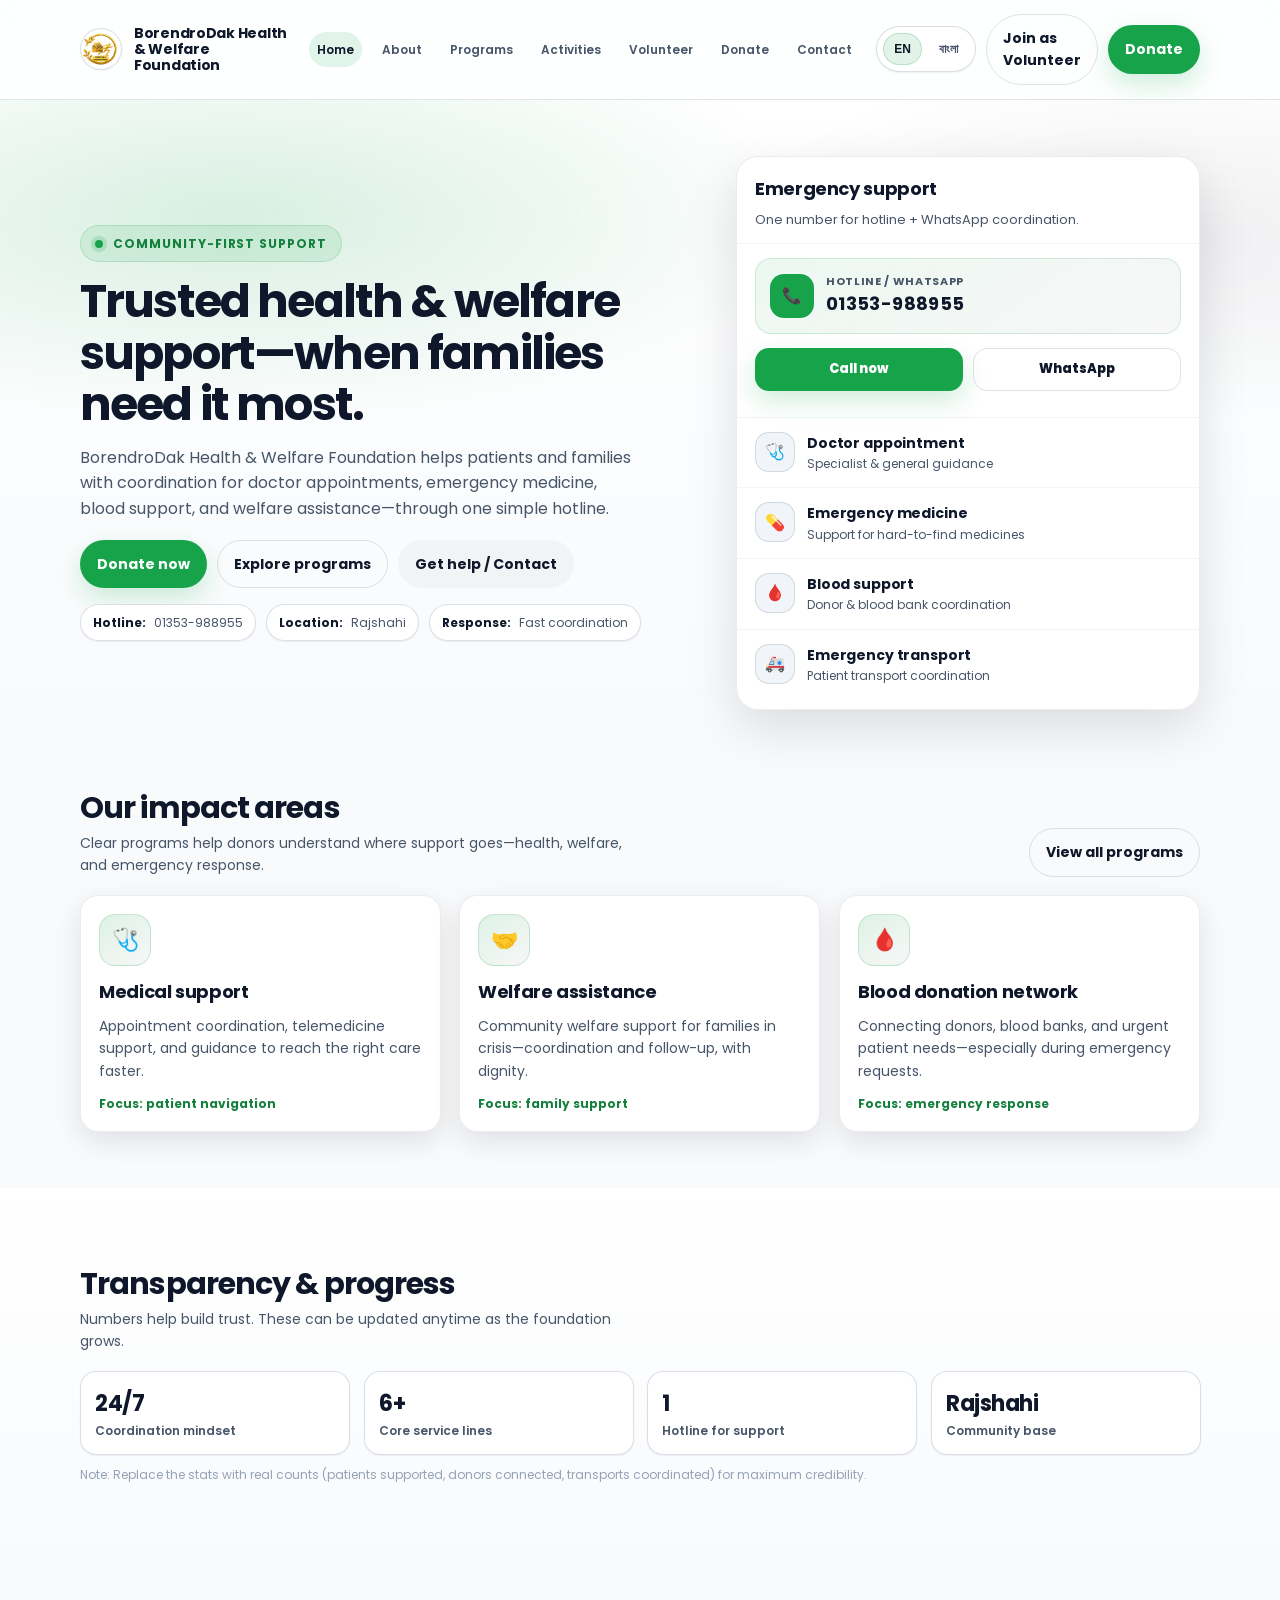
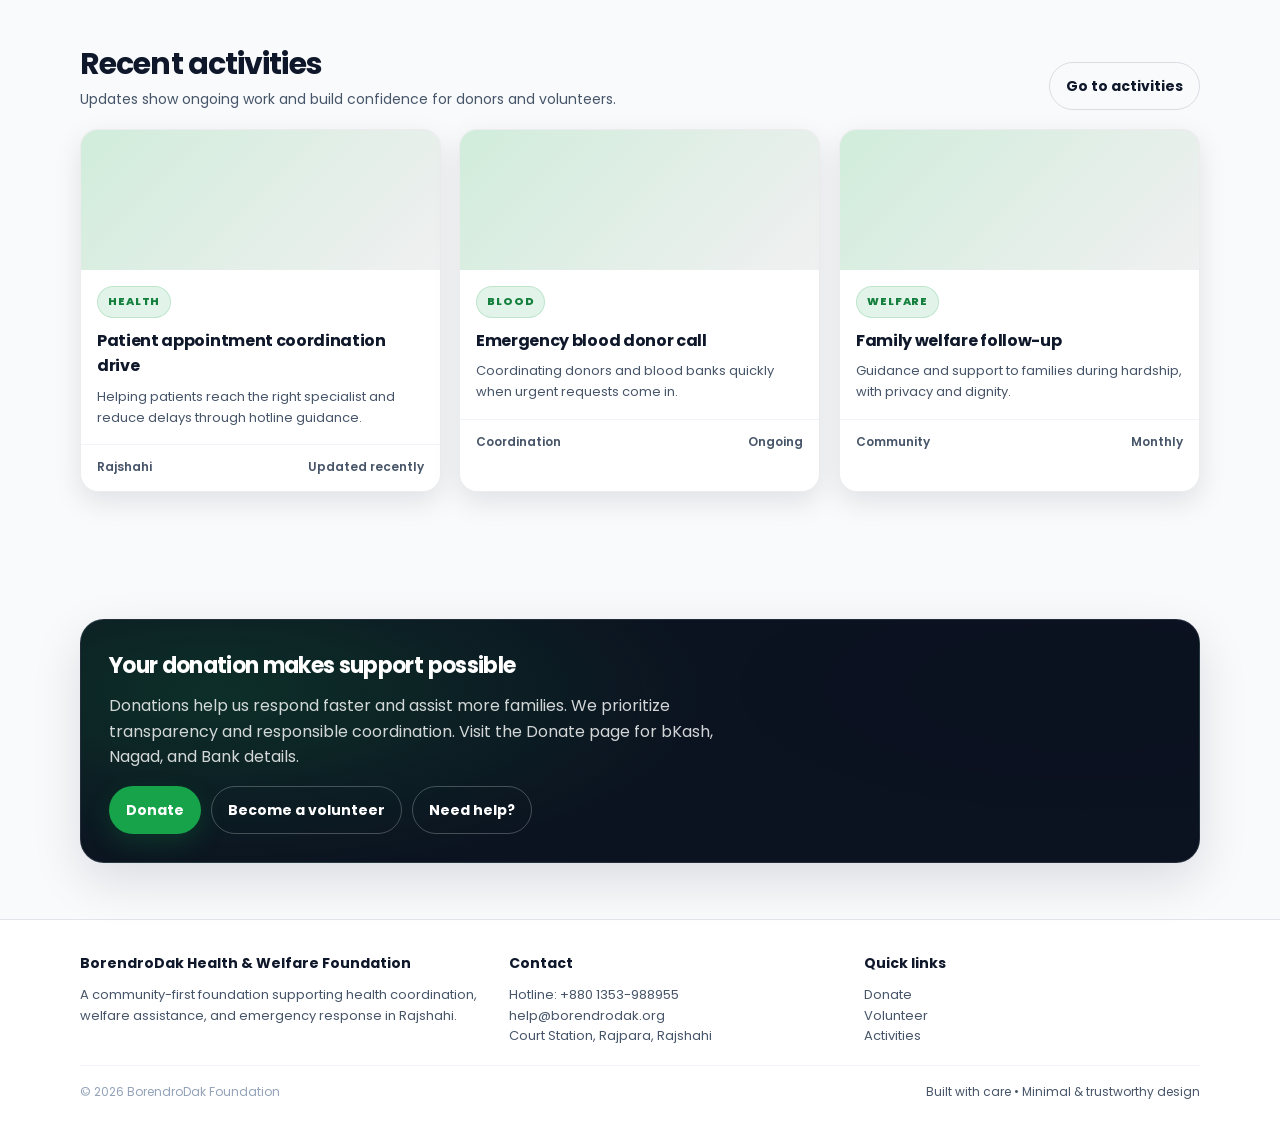
<file: index.html>
<!doctype html>
<html lang="en">
<head>
  <meta charset="UTF-8" />
  <meta name="viewport" content="width=device-width, initial-scale=1.0" />
  <title>BorendroDak Health & Welfare Foundation</title>
  <meta name="description" content="BorendroDak Health & Welfare Foundation — a community-first foundation supporting health, welfare, emergency medicine, blood support, and patient coordination." />
  <link rel="preconnect" href="https://fonts.googleapis.com" />
  <link rel="preconnect" href="https://fonts.gstatic.com" crossorigin />
  <link href="https://fonts.googleapis.com/css2?family=Noto+Sans+Bengali:wght@400;500;600;700;800&family=Poppins:wght@400;500;600;700;800&display=swap" rel="stylesheet" />
  <link rel="stylesheet" href="style.css" />
</head>
<body>
  <!-- Accessibility: allow keyboard users to jump to content -->
  <a class="skip-link" href="#main" data-i18n="skip">Skip to content</a>

  <header class="site-header">
    <div class="container">
      <nav class="nav" aria-label="Primary">
        <a class="brand" href="index.html" aria-label="BorendroDak Foundation Home">
          <span class="brand-mark" aria-hidden="true">
            <img src="logo.png" alt="" />
          </span>
          <span class="brand-name">
            <strong data-i18n="brand.title">BorendroDak Foundation</strong>
            <span data-i18n="brand.subtitle">Health & Welfare • Rajshahi</span>
          </span>
        </a>

        <div class="nav-links" aria-label="Site">
          <a href="index.html" data-i18n="nav.home">Home</a>
          <a href="about.html" data-i18n="nav.about">About</a>
          <a href="programs.html" data-i18n="nav.programs">Programs</a>
          <a href="activities.html" data-i18n="nav.activities">Activities</a>
          <a href="volunteer.html" data-i18n="nav.volunteer">Volunteer</a>
          <a href="donate.html" data-i18n="nav.donate">Donate</a>
          <a href="contact.html" data-i18n="nav.contact">Contact</a>
        </div>

        <div class="nav-cta">
          <div class="lang-switch" aria-label="Language" data-i18n-aria="lang.label">
            <button class="lang-btn" type="button" data-lang-btn="en" aria-pressed="true">EN</button>
            <button class="lang-btn" type="button" data-lang-btn="bn" aria-pressed="false">বাংলা</button>
          </div>
          <a class="btn btn-outline" href="volunteer.html" data-i18n="cta.volunteer">Join as Volunteer</a>
          <a class="btn btn-primary" href="donate.html" data-i18n="cta.donate">Donate</a>
          <button class="hamburger" type="button" data-nav-toggle aria-expanded="false" aria-controls="mobilePanel" aria-label="Open menu">
            <span></span><span></span><span></span>
          </button>
        </div>
      </nav>
    </div>

    <!-- Mobile menu panel -->
    <div class="mobile-panel" id="mobilePanel" data-mobile-panel data-open="false">
      <div class="container">
        <div class="lang-switch" aria-label="Language" data-i18n-aria="lang.label" style="margin: 6px 0 12px;">
          <button class="lang-btn" type="button" data-lang-btn="en" aria-pressed="true">EN</button>
          <button class="lang-btn" type="button" data-lang-btn="bn" aria-pressed="false">বাংলা</button>
        </div>
        <a href="index.html"><span data-i18n="nav.home">Home</span> <span aria-hidden="true">›</span></a>
        <a href="about.html"><span data-i18n="nav.about">About</span> <span aria-hidden="true">›</span></a>
        <a href="programs.html"><span data-i18n="nav.programs">Programs</span> <span aria-hidden="true">›</span></a>
        <a href="activities.html"><span data-i18n="nav.activities">Activities</span> <span aria-hidden="true">›</span></a>
        <a href="volunteer.html"><span data-i18n="nav.volunteer">Volunteer</span> <span aria-hidden="true">›</span></a>
        <a href="donate.html"><span data-i18n="nav.donate">Donate</span> <span aria-hidden="true">›</span></a>
        <a href="contact.html"><span data-i18n="nav.contact">Contact</span> <span aria-hidden="true">›</span></a>
        <div class="mobile-actions">
          <a class="btn btn-outline" href="tel:+8801353988955" data-i18n="m.call">Call</a>
          <a class="btn btn-primary" href="donate.html" data-i18n="m.donate">Donate</a>
        </div>
      </div>
    </div>
  </header>

  <main id="main">
    <!-- HOME: Hero (trust-first, donation-ready) -->
    <section class="hero" id="home">
      <div class="container hero-grid">
        <div class="reveal" data-reveal>
          <span class="eyebrow"><i aria-hidden="true"></i> <span data-i18n="home.eyebrow">Community-first support</span></span>
          <h1 data-i18n="home.h1">Trusted health & welfare support—when families need it most.</h1>
          <p data-i18n="home.lead">
            BorendroDak Health & Welfare Foundation helps patients and families with coordination for
            doctor appointments, emergency medicine, blood support, and welfare assistance—through one simple hotline.
          </p>
          <div class="hero-actions">
            <a class="btn btn-primary" href="donate.html" data-i18n="home.btn.donate">Donate now</a>
            <a class="btn btn-outline" href="programs.html" data-i18n="home.btn.programs">Explore programs</a>
            <a class="btn btn-ghost" href="contact.html" data-i18n="home.btn.contact">Get help / Contact</a>
          </div>
          <div class="trust-row" aria-label="Trust indicators">
            <span class="trust-pill"><b data-i18n="home.trust.hotline">Hotline:</b> 01353-988955</span>
            <span class="trust-pill"><b data-i18n="home.trust.location">Location:</b> <span data-i18n="home.trust.locationVal">Rajshahi</span></span>
            <span class="trust-pill"><b data-i18n="home.trust.response">Response:</b> <span data-i18n="home.trust.responseVal">Fast coordination</span></span>
          </div>
        </div>

        <aside class="hero-card reveal" data-reveal aria-label="Emergency support card">
          <div class="top">
            <h3 data-i18n="home.emergency.title">Emergency support</h3>
            <p data-i18n="home.emergency.subtitle">One number for hotline + WhatsApp coordination.</p>
          </div>

          <div class="hotline">
            <div class="icon" aria-hidden="true">📞</div>
            <div class="meta">
              <small data-i18n="home.emergency.label">Hotline / WhatsApp</small>
              <strong>01353-988955</strong>
            </div>
          </div>

          <div class="hotline-actions">
            <a class="btn btn-primary mini" href="tel:+8801353988955" data-i18n="home.emergency.call">Call now</a>
            <a class="btn btn-outline mini" href="https://wa.me/8801353988955" target="_blank" rel="noopener noreferrer" data-i18n="home.emergency.wa">WhatsApp</a>
          </div>

          <ul class="list" aria-label="Quick services">
            <li>
              <div class="b" aria-hidden="true">🩺</div>
              <div class="t"><b data-i18n="home.qs.title1">Doctor appointment</b><span data-i18n="home.qs.desc1">Specialist & general guidance</span></div>
            </li>
            <li>
              <div class="b" aria-hidden="true">💊</div>
              <div class="t"><b data-i18n="home.qs.title2">Emergency medicine</b><span data-i18n="home.qs.desc2">Support for hard-to-find medicines</span></div>
            </li>
            <li>
              <div class="b" aria-hidden="true">🩸</div>
              <div class="t"><b data-i18n="home.qs.title3">Blood support</b><span data-i18n="home.qs.desc3">Donor & blood bank coordination</span></div>
            </li>
            <li>
              <div class="b" aria-hidden="true">🚑</div>
              <div class="t"><b data-i18n="home.qs.title4">Emergency transport</b><span data-i18n="home.qs.desc4">Patient transport coordination</span></div>
            </li>
          </ul>
        </aside>
      </div>
    </section>

    <!-- Impact cards -->
    <section class="section section--tight">
      <div class="container">
        <div class="kicker reveal" data-reveal>
          <div>
            <h2 data-i18n="home.impact.h2">Our impact areas</h2>
            <p data-i18n="home.impact.p">Clear programs help donors understand where support goes—health, welfare, and emergency response.</p>
          </div>
          <a class="btn btn-outline" href="programs.html" data-i18n="home.impact.btn">View all programs</a>
        </div>

        <div class="cards">
          <article class="card reveal" data-reveal>
            <div class="icon" aria-hidden="true">🩺</div>
            <h3 data-i18n="home.impact.c1.h3">Medical support</h3>
            <p data-i18n="home.impact.c1.p">Appointment coordination, telemedicine support, and guidance to reach the right care faster.</p>
            <div class="meta" data-i18n="home.impact.c1.meta">Focus: patient navigation</div>
          </article>
          <article class="card reveal" data-reveal>
            <div class="icon" aria-hidden="true">🤝</div>
            <h3 data-i18n="home.impact.c2.h3">Welfare assistance</h3>
            <p data-i18n="home.impact.c2.p">Community welfare support for families in crisis—coordination and follow-up, with dignity.</p>
            <div class="meta" data-i18n="home.impact.c2.meta">Focus: family support</div>
          </article>
          <article class="card reveal" data-reveal>
            <div class="icon" aria-hidden="true">🩸</div>
            <h3 data-i18n="home.impact.c3.h3">Blood donation network</h3>
            <p data-i18n="home.impact.c3.p">Connecting donors, blood banks, and urgent patient needs—especially during emergency requests.</p>
            <div class="meta" data-i18n="home.impact.c3.meta">Focus: emergency response</div>
          </article>
        </div>
      </div>
    </section>

    <!-- Statistics -->
    <section class="section section--soft">
      <div class="container">
        <div class="kicker reveal" data-reveal>
          <div>
            <h2 data-i18n="home.stats.h2">Transparency & progress</h2>
            <p data-i18n="home.stats.p">Numbers help build trust. These can be updated anytime as the foundation grows.</p>
          </div>
        </div>

        <div class="stats">
          <div class="stat reveal" data-reveal><b>24/7</b><span data-i18n="home.stats.s1">Coordination mindset</span></div>
          <div class="stat reveal" data-reveal><b>6+</b><span data-i18n="home.stats.s2">Core service lines</span></div>
          <div class="stat reveal" data-reveal><b>1</b><span data-i18n="home.stats.s3">Hotline for support</span></div>
          <div class="stat reveal" data-reveal><b data-i18n="home.trust.locationVal">Rajshahi</b><span data-i18n="home.stats.s4">Community base</span></div>
        </div>
        <p class="note reveal" data-reveal>
          <span data-i18n="home.stats.note">Note: Replace the stats with real counts (patients supported, donors connected, transports coordinated) for maximum credibility.</span>
        </p>
      </div>
    </section>

    <!-- Recent activities -->
    <section class="section" id="activities">
      <div class="container">
        <div class="kicker reveal" data-reveal>
          <div>
            <h2 data-i18n="home.recent.h2">Recent activities</h2>
            <p data-i18n="home.recent.p">Updates show ongoing work and build confidence for donors and volunteers.</p>
          </div>
          <a class="btn btn-outline" href="activities.html" data-i18n="home.recent.btn">Go to activities</a>
        </div>

        <div class="activity-grid">
          <article class="post reveal" data-reveal>
            <div class="thumb" aria-hidden="true"></div>
            <div class="body">
              <span class="tag" data-i18n="home.recent.tag1">Health</span>
              <h3 data-i18n="home.recent.h3_1">Patient appointment coordination drive</h3>
              <p data-i18n="home.recent.p_1">Helping patients reach the right specialist and reduce delays through hotline guidance.</p>
            </div>
            <div class="foot"><span data-i18n="home.recent.foot1a">Rajshahi</span><span data-i18n="home.recent.foot1b">Updated recently</span></div>
          </article>
          <article class="post reveal" data-reveal>
            <div class="thumb" aria-hidden="true"></div>
            <div class="body">
              <span class="tag" data-i18n="home.recent.tag2">Blood</span>
              <h3 data-i18n="home.recent.h3_2">Emergency blood donor call</h3>
              <p data-i18n="home.recent.p_2">Coordinating donors and blood banks quickly when urgent requests come in.</p>
            </div>
            <div class="foot"><span data-i18n="home.recent.foot2a">Coordination</span><span data-i18n="home.recent.foot2b">Ongoing</span></div>
          </article>
          <article class="post reveal" data-reveal>
            <div class="thumb" aria-hidden="true"></div>
            <div class="body">
              <span class="tag" data-i18n="home.recent.tag3">Welfare</span>
              <h3 data-i18n="home.recent.h3_3">Family welfare follow-up</h3>
              <p data-i18n="home.recent.p_3">Guidance and support to families during hardship, with privacy and dignity.</p>
            </div>
            <div class="foot"><span data-i18n="home.recent.foot3a">Community</span><span data-i18n="home.recent.foot3b">Monthly</span></div>
          </article>
        </div>
      </div>
    </section>

    <!-- Donation CTA -->
    <section class="section section--tight">
      <div class="container">
        <div class="cta reveal" data-reveal>
          <h3 data-i18n="home.dcta.h3">Your donation makes support possible</h3>
          <p data-i18n="home.dcta.p">
            Donations help us respond faster and assist more families. We prioritize transparency and responsible coordination.
            Visit the Donate page for bKash, Nagad, and Bank details.
          </p>
          <div class="row">
            <a class="btn btn-primary" href="donate.html" data-i18n="home.dcta.b1">Donate</a>
            <a class="btn btn-outline" href="volunteer.html" data-i18n="home.dcta.b2">Become a volunteer</a>
            <a class="btn btn-outline" href="contact.html" data-i18n="home.dcta.b3">Need help?</a>
          </div>
        </div>
      </div>
    </section>
  </main>

  <footer class="footer">
    <div class="container">
      <div class="footer-grid">
        <div>
          <h4 data-i18n="footer.title">BorendroDak Health & Welfare Foundation</h4>
          <p class="muted" data-i18n="footer.about">A community-first foundation supporting health coordination, welfare assistance, and emergency response in Rajshahi.</p>
        </div>
        <div>
          <h4 data-i18n="footer.contact">Contact</h4>
          <p><a href="tel:+8801353988955">Hotline: +880 1353-988955</a></p>
          <p><a href="mailto:help@borendrodak.org">help@borendrodak.org</a></p>
          <p class="muted">Court Station, Rajpara, Rajshahi</p>
        </div>
        <div>
          <h4 data-i18n="footer.quick">Quick links</h4>
          <p><a href="donate.html" data-i18n="footer.link.donate">Donate</a></p>
          <p><a href="volunteer.html" data-i18n="footer.link.volunteer">Volunteer</a></p>
          <p><a href="activities.html" data-i18n="footer.link.activities">Activities</a></p>
        </div>
      </div>
      <div class="fine">
        <span>© <span id="year"></span> BorendroDak Foundation</span>
        <span class="muted" data-i18n="footer.fine">Built with care • Minimal & trustworthy design</span>
      </div>
    </div>
  </footer>

  <script src="script.js"></script>
  <script>
    // Keep the footer year current.
    document.getElementById("year").textContent = String(new Date().getFullYear());
  </script>
</body>
</html>
</file>
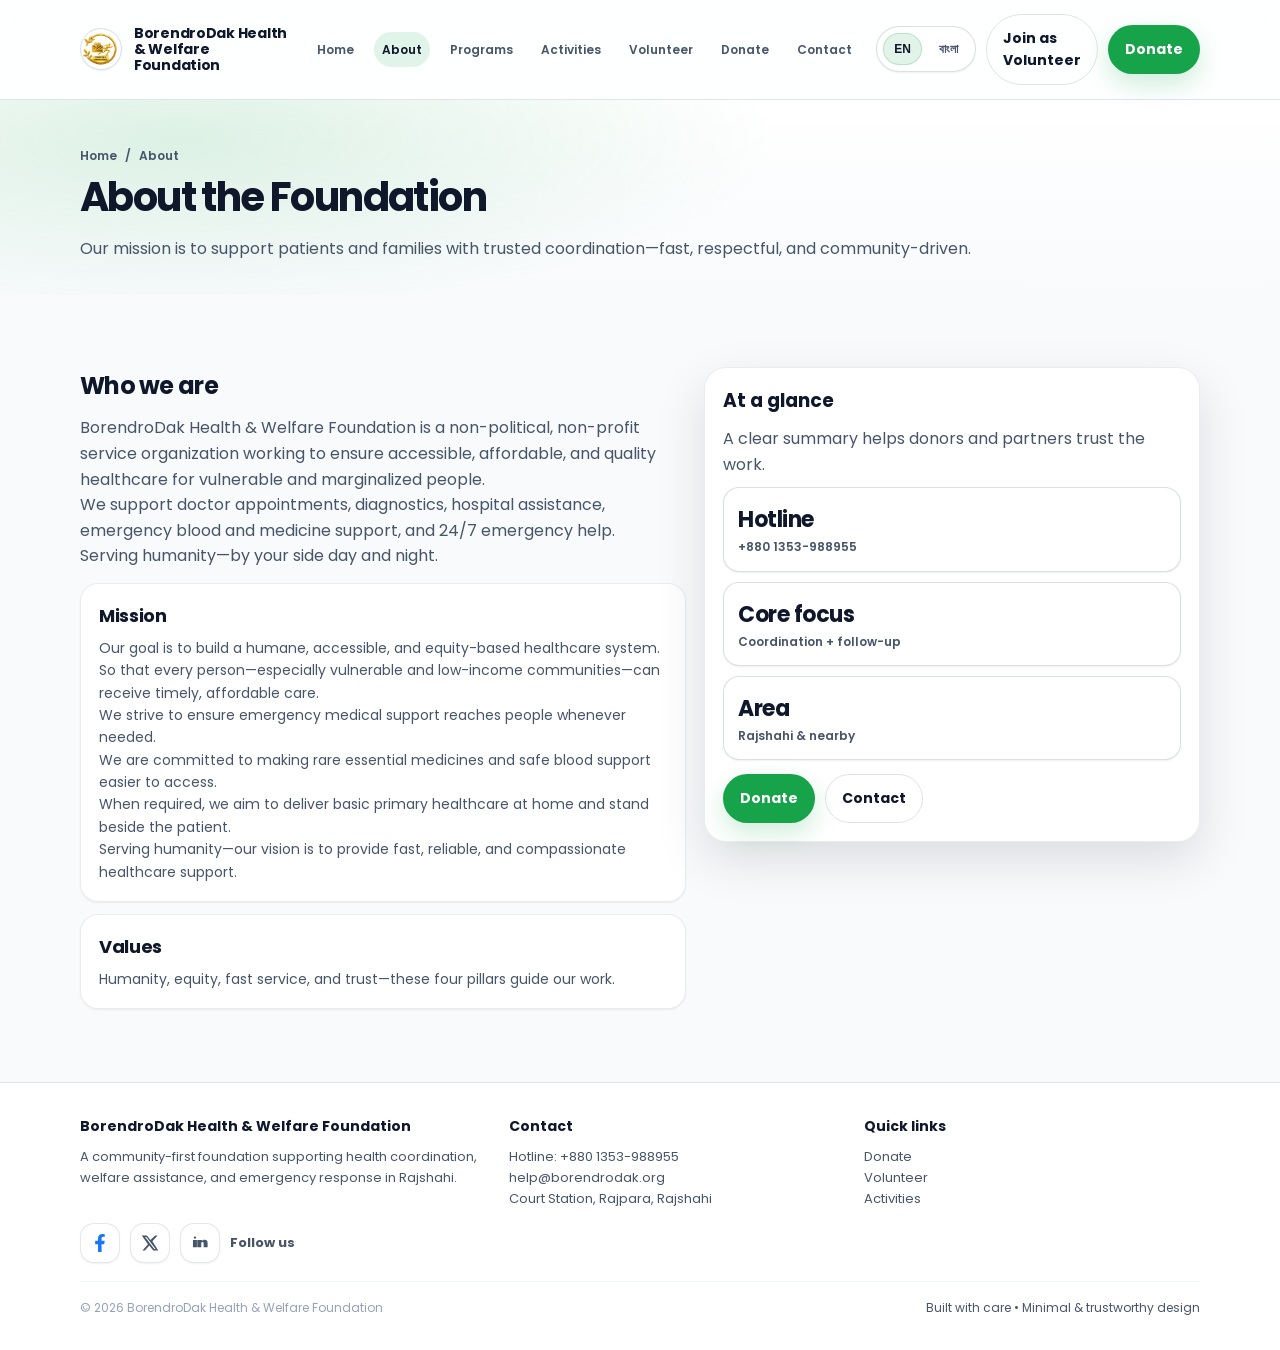
<file: about.html>
<!doctype html>
<html lang="en">
<head>
  <meta charset="UTF-8" />
  <meta name="viewport" content="width=device-width, initial-scale=1.0" />
  <title>About • BorendroDak Foundation</title>
  <meta name="description" content="About BorendroDak Health & Welfare Foundation — mission, values, and how we work." />
  <link rel="preconnect" href="https://fonts.googleapis.com" />
  <link rel="preconnect" href="https://fonts.gstatic.com" crossorigin />
  <link href="https://fonts.googleapis.com/css2?family=Noto+Sans+Bengali:wght@400;500;600;700;800&family=Poppins:wght@400;500;600;700;800&display=swap" rel="stylesheet" />
  <link rel="stylesheet" href="style.css" />
  <link rel="icon" type="image/png" href="favicon-32.png" sizes="32x32" />
  <link rel="icon" type="image/png" href="favicon-192.png" sizes="192x192" />
  <link rel="shortcut icon" href="favicon-32.png" type="image/png" />
  <link rel="apple-touch-icon" href="apple-touch-icon.png" />
  <meta name="theme-color" content="#16a34a" />
</head>
<body>
  <a class="skip-link" href="#main" data-i18n="skip">Skip to content</a>

  <header class="site-header">
    <div class="container">
      <nav class="nav" aria-label="Primary">
        <a class="brand" href="home.html" aria-label="BorendroDak Foundation Home">
          <span class="brand-mark" aria-hidden="true"><img src="logo.png" alt="" /></span>
          <span class="brand-name">
            <strong data-i18n="brand.title">BorendroDak Foundation</strong>
            <span data-i18n="brand.subtitle">Health & Welfare • Rajshahi</span>
          </span>
        </a>
        <div class="nav-links" aria-label="Site">
          <a href="home.html" data-i18n="nav.home">Home</a>
          <a href="about.html" data-i18n="nav.about">About</a>
          <a href="programs.html" data-i18n="nav.programs">Programs</a>
          <a href="activities.html" data-i18n="nav.activities">Activities</a>
          <a href="volunteer.html" data-i18n="nav.volunteer">Volunteer</a>
          <a href="donate.html" data-i18n="nav.donate">Donate</a>
          <a href="contact.html" data-i18n="nav.contact">Contact</a>
        </div>
        <div class="nav-cta">
          <div class="lang-switch" aria-label="Language" data-i18n-aria="lang.label">
            <button class="lang-btn" type="button" data-lang-btn="en" aria-pressed="true">EN</button>
            <button class="lang-btn" type="button" data-lang-btn="bn" aria-pressed="false">বাংলা</button>
          </div>
          <a class="btn btn-outline" href="volunteer.html" data-i18n="cta.volunteer">Join as Volunteer</a>
          <a class="btn btn-primary" href="donate.html" data-i18n="cta.donate">Donate</a>
          <button class="hamburger" type="button" data-nav-toggle aria-expanded="false" aria-controls="mobilePanel" aria-label="Open menu">
            <span></span><span></span><span></span>
          </button>
        </div>
      </nav>
    </div>
    <div class="mobile-panel" id="mobilePanel" data-mobile-panel data-open="false">
      <div class="container">
        <div class="lang-switch" aria-label="Language" data-i18n-aria="lang.label" style="margin: 6px 0 12px;">
          <button class="lang-btn" type="button" data-lang-btn="en" aria-pressed="true">EN</button>
          <button class="lang-btn" type="button" data-lang-btn="bn" aria-pressed="false">বাংলা</button>
        </div>
        <a href="home.html"><span data-i18n="nav.home">Home</span> <span aria-hidden="true">›</span></a>
        <a href="about.html"><span data-i18n="nav.about">About</span> <span aria-hidden="true">›</span></a>
        <a href="programs.html"><span data-i18n="nav.programs">Programs</span> <span aria-hidden="true">›</span></a>
        <a href="activities.html"><span data-i18n="nav.activities">Activities</span> <span aria-hidden="true">›</span></a>
        <a href="volunteer.html"><span data-i18n="nav.volunteer">Volunteer</span> <span aria-hidden="true">›</span></a>
        <a href="donate.html"><span data-i18n="nav.donate">Donate</span> <span aria-hidden="true">›</span></a>
        <a href="contact.html"><span data-i18n="nav.contact">Contact</span> <span aria-hidden="true">›</span></a>
        <div class="mobile-actions">
          <a class="btn btn-outline" href="tel:+8801353988955">Call</a>
          <a class="btn btn-primary" href="donate.html">Donate</a>
        </div>
      </div>
    </div>
  </header>

  <main id="main">
    <section class="page-head">
      <div class="container">
        <div class="crumbs"><a href="home.html" data-i18n="crumb.home">Home</a> <span aria-hidden="true">/</span> <span data-i18n="nav.about">About</span></div>
        <h1 data-i18n="about.h1">About the Foundation</h1>
        <p class="muted" data-i18n="about.lead">Our mission is to support patients and families with trusted coordination—fast, respectful, and community-driven.</p>
      </div>
    </section>

    <section class="section">
      <div class="container grid" style="grid-template-columns:1.1fr .9fr; align-items:start;">
        <div class="reveal" data-reveal>
          <h2 style="margin:0 0 10px; letter-spacing:-.03em;" data-i18n="about.who.h2">Who we are</h2>
          <p class="muted" style="margin:0 0 14px;" data-i18n="about.who.p">
            BorendroDak Health & Welfare Foundation is a community-based initiative in Rajshahi that focuses on
            patient coordination and welfare support. We help connect people to services—doctors, blood support,
            emergency medicine, and transport—through a single hotline.
          </p>
          <div class="cards" style="grid-template-columns:1fr; gap:12px;">
            <div class="card" style="box-shadow:var(--shadow-sm)">
              <h3 style="margin:0 0 6px;" data-i18n="about.mission.h3">Mission</h3>
              <p class="muted" style="margin:0;" data-i18n="about.mission.p">Reduce delays and confusion during health emergencies by coordinating help quickly and responsibly.</p>
            </div>
            <div class="card" style="box-shadow:var(--shadow-sm)">
              <h3 style="margin:0 0 6px;" data-i18n="about.values.h3">Values</h3>
              <p class="muted" style="margin:0;" data-i18n="about.values.p">Transparency, dignity, speed, privacy, and community partnership.</p>
            </div>
          </div>
        </div>

        <aside class="form reveal" data-reveal aria-label="Foundation summary">
          <h3 style="margin:0 0 10px;" data-i18n="about.glance.h3">At a glance</h3>
          <p class="muted" style="margin:0 0 10px;" data-i18n="about.glance.p">A clear summary helps donors and partners trust the work.</p>
          <div class="stats" style="grid-template-columns:1fr; gap:10px;">
            <div class="stat"><b data-i18n="about.glance.hotline">Hotline</b><span>+880 1353-988955</span></div>
            <div class="stat"><b data-i18n="about.glance.focus">Core focus</b><span data-i18n="about.glance.focusv">Coordination + follow-up</span></div>
            <div class="stat"><b data-i18n="about.glance.area">Area</b><span data-i18n="about.glance.areav">Rajshahi & nearby</span></div>
          </div>
          <div class="actions" style="margin-top:14px;">
            <a class="btn btn-primary" href="donate.html" data-i18n="cta.donate">Donate</a>
            <a class="btn btn-outline" href="contact.html" data-i18n="nav.contact">Contact</a>
          </div>
        </aside>
      </div>
    </section>
  </main>

  <footer class="footer">
    <div class="container">
      <div class="footer-grid">
        <div>
          <h4 data-i18n="footer.title">BorendroDak Health & Welfare Foundation</h4>
          <p class="muted" data-i18n="footer.about">Community-first support for health coordination and welfare assistance.</p>
        </div>
        <div>
          <h4 data-i18n="footer.contact">Contact</h4>
          <p><a href="tel:+8801353988955">Hotline: +880 1353-988955</a></p>
          <p><a href="mailto:help@borendrodak.org">help@borendrodak.org</a></p>
          <p class="muted">Court Station, Rajpara, Rajshahi</p>
        </div>
        <div>
          <h4 data-i18n="footer.quick">Quick links</h4>
          <p><a href="donate.html" data-i18n="footer.link.donate">Donate</a></p>
          <p><a href="volunteer.html" data-i18n="footer.link.volunteer">Volunteer</a></p>
          <p><a href="activities.html" data-i18n="footer.link.activities">Activities</a></p>
        </div>
      </div>
      <div class="footer-social" aria-label="Social media">
        <a class="social-link" data-social="facebook" href="https://www.facebook.com/borendrodak" target="_blank" rel="noopener noreferrer" aria-label="Facebook">
          <svg viewBox="0 0 320 512" aria-hidden="true">
            <path d="M279.14 288l14.22-92.66h-88.91V127.41c0-25.35 12.42-50.06 52.24-50.06H295V6.26S259.36 0 225.36 0c-73.22 0-121.08 44.38-121.08 124.72v70.62H22.89V288h81.39v224h100.2V288z"/>
          </svg>
        </a>
        <a class="social-link" href="#" target="_blank" rel="noopener noreferrer" aria-label="Twitter / X">
          <svg viewBox="0 0 24 24" aria-hidden="true"><path d="M18.9 2H22l-6.8 7.8L23 22h-6.7l-5.2-6.7L5.2 22H2l7.3-8.4L1 2h6.9l4.7 6.1L18.9 2zm-1.2 18h1.7L7.2 3.9H5.4L17.7 20z"/></svg>
        </a>
        <a class="social-link" href="#" target="_blank" rel="noopener noreferrer" aria-label="LinkedIn">
          <svg viewBox="0 0 24 24" aria-hidden="true"><path d="M6.94 6.5A2.06 2.06 0 1 1 7 2.38a2.06 2.06 0 0 1-.06 4.12zM3.5 21.5h7V8.5h-7v13zM13 8.5h6.7v1.8h.1c.9-1.4 2.4-2.3 4.3-2.3 4.6 0 5.4 3 5.4 6.9v6.6h-7v-5.9c0-1.4 0-3.2-2-3.2-2 0-2.3 1.5-2.3 3.1v6h-7V8.5z" transform="scale(.75) translate(0 2)"/></svg>
        </a>
        <span class="muted footer-social__note" data-i18n="footer.follow">Follow us</span>
      </div>
      <div class="fine">
        <span>© <span id="year"></span> BorendroDak Health &amp; Welfare Foundation</span>
        <span class="muted" data-i18n="footer.fine">Built with care • Minimal & trustworthy design</span>
      </div>
    </div>
  </footer>

  <script src="script.js"></script>
  <script>document.getElementById("year").textContent = String(new Date().getFullYear());</script>
</body>
</html>
</file>
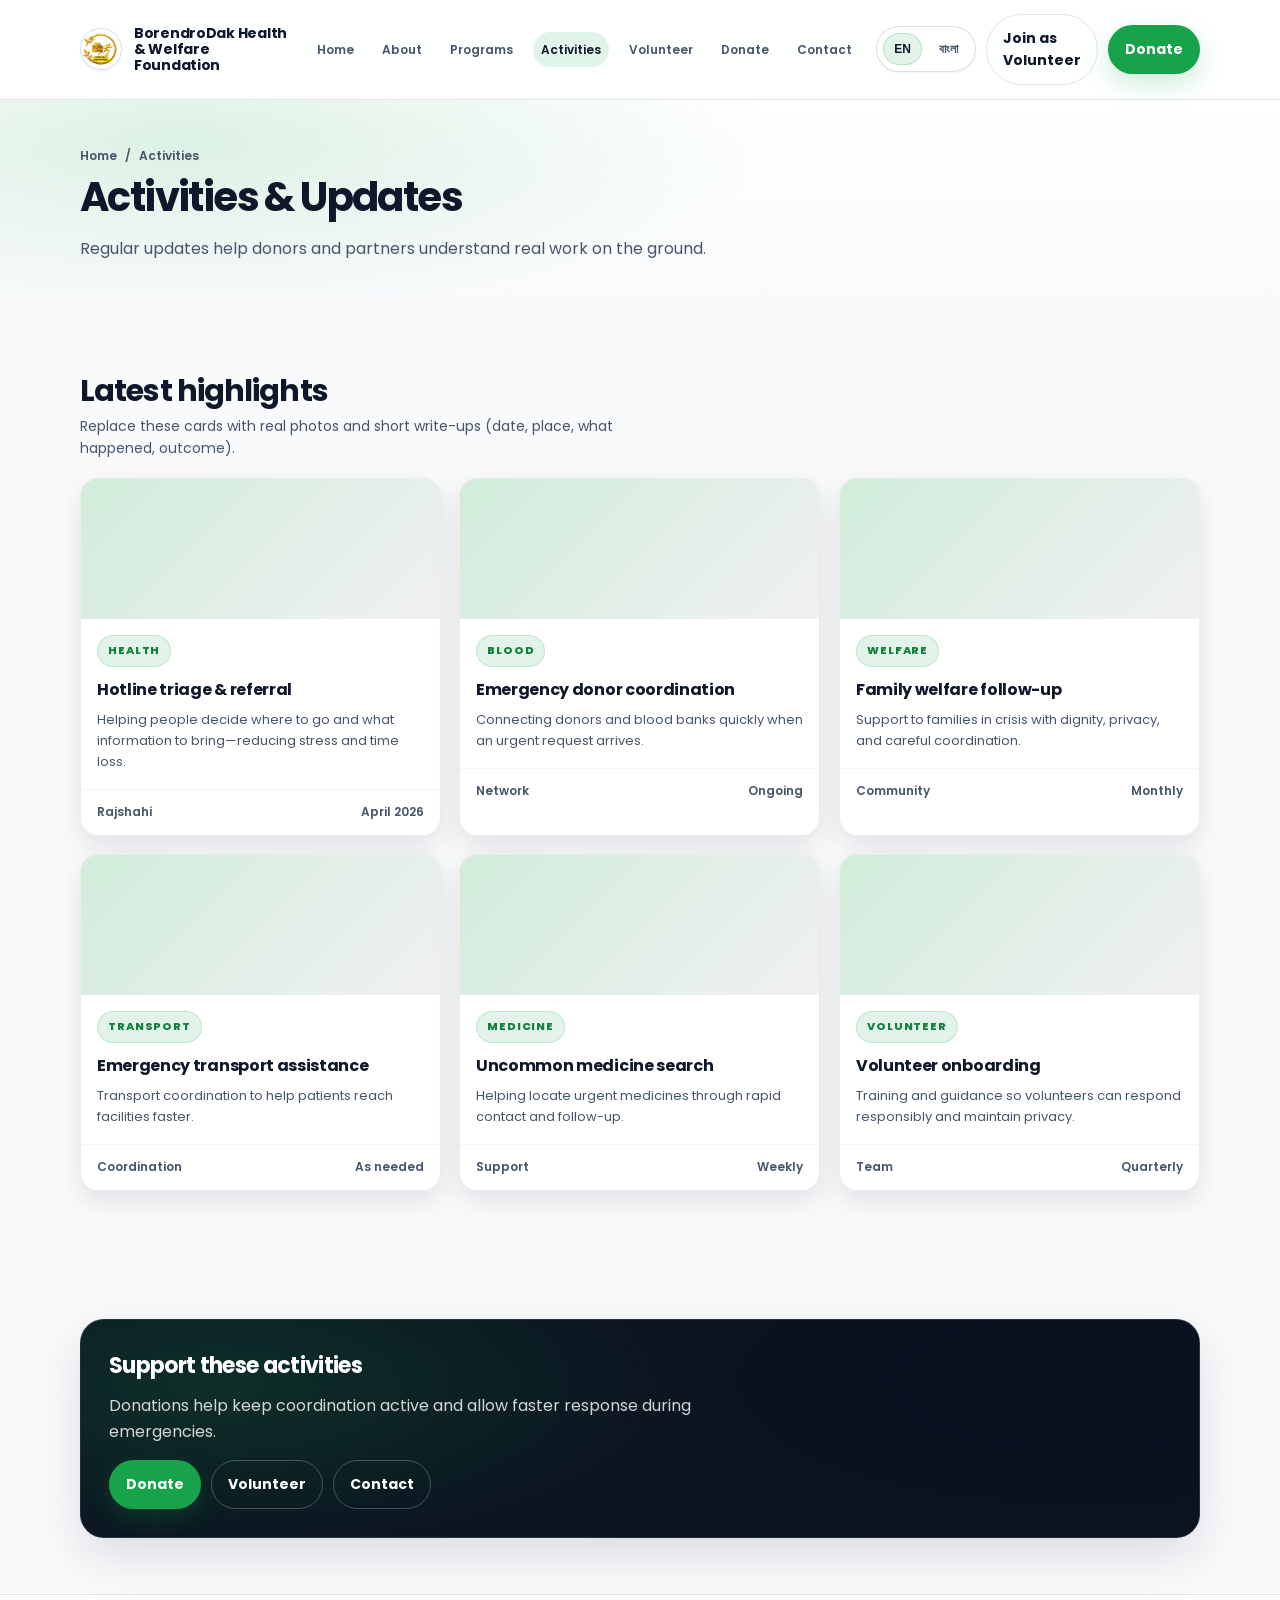
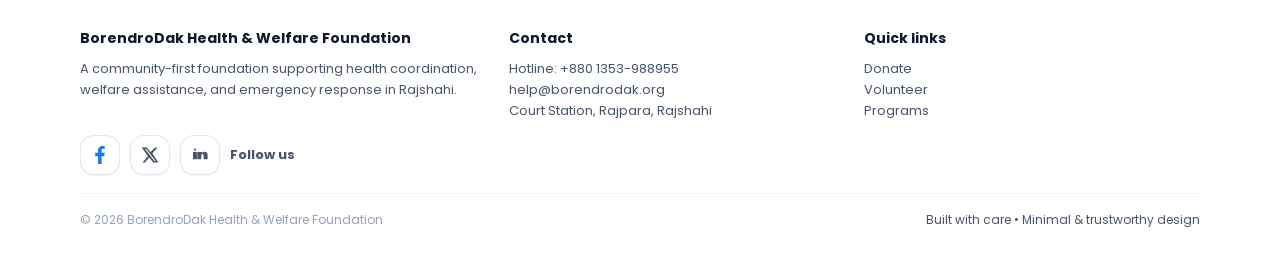
<file: activities.html>
<!doctype html>
<html lang="en">
<head>
  <meta charset="UTF-8" />
  <meta name="viewport" content="width=device-width, initial-scale=1.0" />
  <title>Activities • BorendroDak Foundation</title>
  <meta name="description" content="Recent activities and updates from BorendroDak Health & Welfare Foundation." />
  <link rel="preconnect" href="https://fonts.googleapis.com" />
  <link rel="preconnect" href="https://fonts.gstatic.com" crossorigin />
  <link href="https://fonts.googleapis.com/css2?family=Noto+Sans+Bengali:wght@400;500;600;700;800&family=Poppins:wght@400;500;600;700;800&display=swap" rel="stylesheet" />
  <link rel="stylesheet" href="style.css" />
  <link rel="icon" type="image/png" href="favicon-32.png" sizes="32x32" />
  <link rel="icon" type="image/png" href="favicon-192.png" sizes="192x192" />
  <link rel="shortcut icon" href="favicon-32.png" type="image/png" />
  <link rel="apple-touch-icon" href="apple-touch-icon.png" />
  <meta name="theme-color" content="#16a34a" />
</head>
<body>
  <a class="skip-link" href="#main" data-i18n="skip">Skip to content</a>

  <header class="site-header">
    <div class="container">
      <nav class="nav" aria-label="Primary">
        <a class="brand" href="home.html" aria-label="BorendroDak Foundation Home">
          <span class="brand-mark" aria-hidden="true"><img src="logo.png" alt="" /></span>
          <span class="brand-name">
            <strong data-i18n="brand.title">BorendroDak Foundation</strong>
            <span data-i18n="brand.subtitle">Health & Welfare • Rajshahi</span>
          </span>
        </a>
        <div class="nav-links" aria-label="Site">
          <a href="home.html" data-i18n="nav.home">Home</a>
          <a href="about.html" data-i18n="nav.about">About</a>
          <a href="programs.html" data-i18n="nav.programs">Programs</a>
          <a href="activities.html" data-i18n="nav.activities">Activities</a>
          <a href="volunteer.html" data-i18n="nav.volunteer">Volunteer</a>
          <a href="donate.html" data-i18n="nav.donate">Donate</a>
          <a href="contact.html" data-i18n="nav.contact">Contact</a>
        </div>
        <div class="nav-cta">
          <div class="lang-switch" aria-label="Language" data-i18n-aria="lang.label">
            <button class="lang-btn" type="button" data-lang-btn="en" aria-pressed="true">EN</button>
            <button class="lang-btn" type="button" data-lang-btn="bn" aria-pressed="false">বাংলা</button>
          </div>
          <a class="btn btn-outline" href="volunteer.html" data-i18n="cta.volunteer">Join as Volunteer</a>
          <a class="btn btn-primary" href="donate.html" data-i18n="cta.donate">Donate</a>
          <button class="hamburger" type="button" data-nav-toggle aria-expanded="false" aria-controls="mobilePanel" aria-label="Open menu">
            <span></span><span></span><span></span>
          </button>
        </div>
      </nav>
    </div>
    <div class="mobile-panel" id="mobilePanel" data-mobile-panel data-open="false">
      <div class="container">
        <div class="lang-switch" aria-label="Language" data-i18n-aria="lang.label" style="margin: 6px 0 12px;">
          <button class="lang-btn" type="button" data-lang-btn="en" aria-pressed="true">EN</button>
          <button class="lang-btn" type="button" data-lang-btn="bn" aria-pressed="false">বাংলা</button>
        </div>
        <a href="home.html"><span data-i18n="nav.home">Home</span> <span aria-hidden="true">›</span></a>
        <a href="about.html"><span data-i18n="nav.about">About</span> <span aria-hidden="true">›</span></a>
        <a href="programs.html"><span data-i18n="nav.programs">Programs</span> <span aria-hidden="true">›</span></a>
        <a href="activities.html"><span data-i18n="nav.activities">Activities</span> <span aria-hidden="true">›</span></a>
        <a href="volunteer.html"><span data-i18n="nav.volunteer">Volunteer</span> <span aria-hidden="true">›</span></a>
        <a href="donate.html"><span data-i18n="nav.donate">Donate</span> <span aria-hidden="true">›</span></a>
        <a href="contact.html"><span data-i18n="nav.contact">Contact</span> <span aria-hidden="true">›</span></a>
        <div class="mobile-actions">
          <a class="btn btn-outline" href="tel:+8801353988955">Call</a>
          <a class="btn btn-primary" href="donate.html">Donate</a>
        </div>
      </div>
    </div>
  </header>

  <main id="main">
    <section class="page-head">
      <div class="container">
        <div class="crumbs"><a href="home.html" data-i18n="crumb.home">Home</a> <span aria-hidden="true">/</span> <span data-i18n="nav.activities">Activities</span></div>
        <h1 data-i18n="activities.h1">Activities & Updates</h1>
        <p class="muted" data-i18n="activities.lead">Regular updates help donors and partners understand real work on the ground.</p>
      </div>
    </section>

    <section class="section">
      <div class="container">
        <div class="kicker reveal" data-reveal>
          <div>
            <h2 data-i18n="activities.h2">Latest highlights</h2>
            <p data-i18n="activities.p">Replace these cards with real photos and short write-ups (date, place, what happened, outcome).</p>
          </div>
        </div>

        <div class="activity-grid">
          <article class="post reveal" data-reveal>
            <div class="thumb" aria-hidden="true"></div>
            <div class="body">
              <span class="tag">Health</span>
              <h3>Hotline triage & referral</h3>
              <p>Helping people decide where to go and what information to bring—reducing stress and time loss.</p>
            </div>
            <div class="foot"><span>Rajshahi</span><span>April 2026</span></div>
          </article>

          <article class="post reveal" data-reveal>
            <div class="thumb" aria-hidden="true"></div>
            <div class="body">
              <span class="tag">Blood</span>
              <h3>Emergency donor coordination</h3>
              <p>Connecting donors and blood banks quickly when an urgent request arrives.</p>
            </div>
            <div class="foot"><span>Network</span><span>Ongoing</span></div>
          </article>

          <article class="post reveal" data-reveal>
            <div class="thumb" aria-hidden="true"></div>
            <div class="body">
              <span class="tag">Welfare</span>
              <h3>Family welfare follow-up</h3>
              <p>Support to families in crisis with dignity, privacy, and careful coordination.</p>
            </div>
            <div class="foot"><span>Community</span><span>Monthly</span></div>
          </article>

          <article class="post reveal" data-reveal>
            <div class="thumb" aria-hidden="true"></div>
            <div class="body">
              <span class="tag">Transport</span>
              <h3>Emergency transport assistance</h3>
              <p>Transport coordination to help patients reach facilities faster.</p>
            </div>
            <div class="foot"><span>Coordination</span><span>As needed</span></div>
          </article>

          <article class="post reveal" data-reveal>
            <div class="thumb" aria-hidden="true"></div>
            <div class="body">
              <span class="tag">Medicine</span>
              <h3>Uncommon medicine search</h3>
              <p>Helping locate urgent medicines through rapid contact and follow-up.</p>
            </div>
            <div class="foot"><span>Support</span><span>Weekly</span></div>
          </article>

          <article class="post reveal" data-reveal>
            <div class="thumb" aria-hidden="true"></div>
            <div class="body">
              <span class="tag">Volunteer</span>
              <h3>Volunteer onboarding</h3>
              <p>Training and guidance so volunteers can respond responsibly and maintain privacy.</p>
            </div>
            <div class="foot"><span>Team</span><span>Quarterly</span></div>
          </article>
        </div>
      </div>
    </section>

    <section class="section section--tight">
      <div class="container">
        <div class="cta reveal" data-reveal>
          <h3 data-i18n="activities.cta.h3">Support these activities</h3>
          <p data-i18n="activities.cta.p">Donations help keep coordination active and allow faster response during emergencies.</p>
          <div class="row">
            <a class="btn btn-primary" href="donate.html" data-i18n="cta.donate">Donate</a>
            <a class="btn btn-outline" href="volunteer.html" data-i18n="footer.link.volunteer">Volunteer</a>
            <a class="btn btn-outline" href="contact.html" data-i18n="nav.contact">Contact</a>
          </div>
        </div>
      </div>
    </section>
  </main>

  <footer class="footer">
    <div class="container">
      <div class="footer-grid">
        <div>
          <h4 data-i18n="footer.title">BorendroDak Health & Welfare Foundation</h4>
          <p class="muted" data-i18n="footer.about">Community-first support for health coordination and welfare assistance.</p>
        </div>
        <div>
          <h4 data-i18n="footer.contact">Contact</h4>
          <p><a href="tel:+8801353988955">Hotline: +880 1353-988955</a></p>
          <p><a href="mailto:help@borendrodak.org">help@borendrodak.org</a></p>
          <p class="muted">Court Station, Rajpara, Rajshahi</p>
        </div>
        <div>
          <h4 data-i18n="footer.quick">Quick links</h4>
          <p><a href="donate.html" data-i18n="footer.link.donate">Donate</a></p>
          <p><a href="volunteer.html" data-i18n="footer.link.volunteer">Volunteer</a></p>
          <p><a href="programs.html" data-i18n="nav.programs">Programs</a></p>
        </div>
      </div>
      <div class="footer-social" aria-label="Social media">
        <a class="social-link" data-social="facebook" href="https://www.facebook.com/borendrodak" target="_blank" rel="noopener noreferrer" aria-label="Facebook">
          <svg viewBox="0 0 320 512" aria-hidden="true">
            <path d="M279.14 288l14.22-92.66h-88.91V127.41c0-25.35 12.42-50.06 52.24-50.06H295V6.26S259.36 0 225.36 0c-73.22 0-121.08 44.38-121.08 124.72v70.62H22.89V288h81.39v224h100.2V288z"/>
          </svg>
        </a>
        <a class="social-link" href="#" target="_blank" rel="noopener noreferrer" aria-label="Twitter / X">
          <svg viewBox="0 0 24 24" aria-hidden="true"><path d="M18.9 2H22l-6.8 7.8L23 22h-6.7l-5.2-6.7L5.2 22H2l7.3-8.4L1 2h6.9l4.7 6.1L18.9 2zm-1.2 18h1.7L7.2 3.9H5.4L17.7 20z"/></svg>
        </a>
        <a class="social-link" href="#" target="_blank" rel="noopener noreferrer" aria-label="LinkedIn">
          <svg viewBox="0 0 24 24" aria-hidden="true"><path d="M6.94 6.5A2.06 2.06 0 1 1 7 2.38a2.06 2.06 0 0 1-.06 4.12zM3.5 21.5h7V8.5h-7v13zM13 8.5h6.7v1.8h.1c.9-1.4 2.4-2.3 4.3-2.3 4.6 0 5.4 3 5.4 6.9v6.6h-7v-5.9c0-1.4 0-3.2-2-3.2-2 0-2.3 1.5-2.3 3.1v6h-7V8.5z" transform="scale(.75) translate(0 2)"/></svg>
        </a>
        <span class="muted footer-social__note" data-i18n="footer.follow">Follow us</span>
      </div>
      <div class="fine">
        <span>© <span id="year"></span> BorendroDak Health &amp; Welfare Foundation</span>
        <span class="muted" data-i18n="footer.fine">Built with care • Minimal & trustworthy design</span>
      </div>
    </div>
  </footer>

  <script src="script.js"></script>
  <script>document.getElementById("year").textContent = String(new Date().getFullYear());</script>
</body>
</html>
</file>
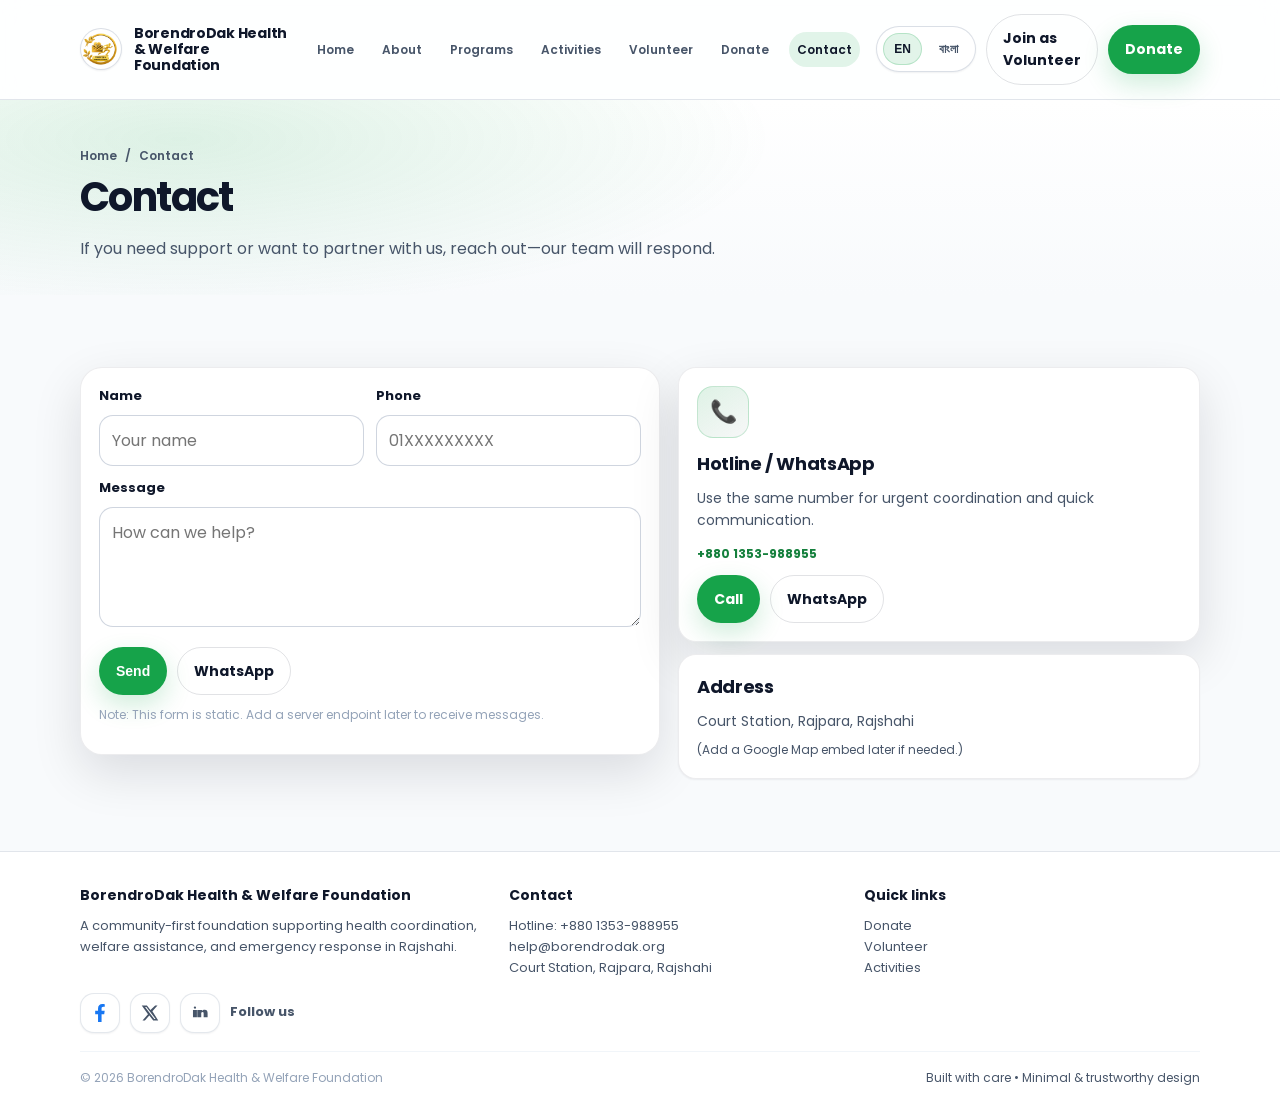
<file: contact.html>
<!doctype html>
<html lang="en">
<head>
  <meta charset="UTF-8" />
  <meta name="viewport" content="width=device-width, initial-scale=1.0" />
  <title>Contact • BorendroDak Foundation</title>
  <meta name="description" content="Contact BorendroDak Health & Welfare Foundation." />
  <link rel="preconnect" href="https://fonts.googleapis.com" />
  <link rel="preconnect" href="https://fonts.gstatic.com" crossorigin />
  <link href="https://fonts.googleapis.com/css2?family=Noto+Sans+Bengali:wght@400;500;600;700;800&family=Poppins:wght@400;500;600;700;800&display=swap" rel="stylesheet" />
  <link rel="stylesheet" href="style.css" />
  <link rel="icon" type="image/png" href="favicon-32.png" sizes="32x32" />
  <link rel="icon" type="image/png" href="favicon-192.png" sizes="192x192" />
  <link rel="shortcut icon" href="favicon-32.png" type="image/png" />
  <link rel="apple-touch-icon" href="apple-touch-icon.png" />
  <meta name="theme-color" content="#16a34a" />
</head>
<body>
  <a class="skip-link" href="#main" data-i18n="skip">Skip to content</a>

  <header class="site-header">
    <div class="container">
      <nav class="nav" aria-label="Primary">
        <a class="brand" href="home.html" aria-label="BorendroDak Foundation Home">
          <span class="brand-mark" aria-hidden="true"><img src="logo.png" alt="" /></span>
          <span class="brand-name">
            <strong data-i18n="brand.title">BorendroDak Foundation</strong>
            <span data-i18n="brand.subtitle">Health & Welfare • Rajshahi</span>
          </span>
        </a>
        <div class="nav-links" aria-label="Site">
          <a href="home.html" data-i18n="nav.home">Home</a>
          <a href="about.html" data-i18n="nav.about">About</a>
          <a href="programs.html" data-i18n="nav.programs">Programs</a>
          <a href="activities.html" data-i18n="nav.activities">Activities</a>
          <a href="volunteer.html" data-i18n="nav.volunteer">Volunteer</a>
          <a href="donate.html" data-i18n="nav.donate">Donate</a>
          <a href="contact.html" data-i18n="nav.contact">Contact</a>
        </div>
        <div class="nav-cta">
          <div class="lang-switch" aria-label="Language" data-i18n-aria="lang.label">
            <button class="lang-btn" type="button" data-lang-btn="en" aria-pressed="true">EN</button>
            <button class="lang-btn" type="button" data-lang-btn="bn" aria-pressed="false">বাংলা</button>
          </div>
          <a class="btn btn-outline" href="volunteer.html" data-i18n="cta.volunteer">Join as Volunteer</a>
          <a class="btn btn-primary" href="donate.html" data-i18n="cta.donate">Donate</a>
          <button class="hamburger" type="button" data-nav-toggle aria-expanded="false" aria-controls="mobilePanel" aria-label="Open menu">
            <span></span><span></span><span></span>
          </button>
        </div>
      </nav>
    </div>
    <div class="mobile-panel" id="mobilePanel" data-mobile-panel data-open="false">
      <div class="container">
        <div class="lang-switch" aria-label="Language" data-i18n-aria="lang.label" style="margin: 6px 0 12px;">
          <button class="lang-btn" type="button" data-lang-btn="en" aria-pressed="true">EN</button>
          <button class="lang-btn" type="button" data-lang-btn="bn" aria-pressed="false">বাংলা</button>
        </div>
        <a href="home.html"><span data-i18n="nav.home">Home</span> <span aria-hidden="true">›</span></a>
        <a href="about.html"><span data-i18n="nav.about">About</span> <span aria-hidden="true">›</span></a>
        <a href="programs.html"><span data-i18n="nav.programs">Programs</span> <span aria-hidden="true">›</span></a>
        <a href="activities.html"><span data-i18n="nav.activities">Activities</span> <span aria-hidden="true">›</span></a>
        <a href="volunteer.html"><span data-i18n="nav.volunteer">Volunteer</span> <span aria-hidden="true">›</span></a>
        <a href="donate.html"><span data-i18n="nav.donate">Donate</span> <span aria-hidden="true">›</span></a>
        <a href="contact.html"><span data-i18n="nav.contact">Contact</span> <span aria-hidden="true">›</span></a>
        <div class="mobile-actions">
          <a class="btn btn-outline" href="tel:+8801353988955">Call</a>
          <a class="btn btn-primary" href="donate.html">Donate</a>
        </div>
      </div>
    </div>
  </header>

  <main id="main">
    <section class="page-head">
      <div class="container">
        <div class="crumbs"><a href="home.html" data-i18n="crumb.home">Home</a> <span aria-hidden="true">/</span> <span data-i18n="nav.contact">Contact</span></div>
        <h1 data-i18n="contact.h1">Contact</h1>
        <p class="muted" data-i18n="contact.lead">If you need support or want to partner with us, reach out—our team will respond.</p>
      </div>
    </section>

    <section class="section">
      <div class="container grid" style="grid-template-columns:1fr .9fr; align-items:start;">
        <form class="form reveal" data-reveal action="#" method="post" aria-label="Contact form">
          <!-- Static form. Connect to backend/email service later. -->
          <div class="row">
            <div>
              <label for="cname" data-i18n="contact.form.name">Name</label>
              <input id="cname" name="name" type="text" placeholder="Your name" data-i18n-placeholder="contact.form.ph.name" required />
            </div>
            <div>
              <label for="cphone" data-i18n="contact.form.phone">Phone</label>
              <input id="cphone" name="phone" type="tel" placeholder="01XXXXXXXXX" data-i18n-placeholder="contact.form.ph.phone" required />
            </div>
          </div>
          <div style="margin-top:12px;">
            <label for="cmsg" data-i18n="contact.form.msg">Message</label>
            <textarea id="cmsg" name="message" placeholder="How can we help?" data-i18n-placeholder="contact.form.ph.msg" required></textarea>
          </div>
          <div class="actions">
            <button class="btn btn-primary" type="submit" data-i18n="contact.form.send">Send</button>
            <a class="btn btn-outline" href="https://wa.me/8801353988955" target="_blank" rel="noopener noreferrer">WhatsApp</a>
          </div>
          <p class="note" data-i18n="contact.form.note">Note: This form is static. Add a server endpoint later to receive messages.</p>
        </form>

        <aside class="reveal" data-reveal>
          <div class="card" style="box-shadow:var(--shadow-lg);">
            <div class="icon" aria-hidden="true">📞</div>
            <h3 data-i18n="contact.hot.h3">Hotline / WhatsApp</h3>
            <p class="muted" data-i18n="contact.hot.p">Use the same number for urgent coordination and quick communication.</p>
            <div class="meta">+880 1353-988955</div>
            <div style="margin-top:12px; display:flex; gap:10px; flex-wrap:wrap;">
              <a class="btn btn-primary" href="tel:+8801353988955">Call</a>
              <a class="btn btn-outline" href="https://wa.me/8801353988955" target="_blank" rel="noopener noreferrer">WhatsApp</a>
            </div>
          </div>

          <div style="height:12px"></div>

          <div class="card" style="box-shadow:var(--shadow-sm);">
            <h3 style="margin:0 0 8px;" data-i18n="contact.addr.h3">Address</h3>
            <p class="muted" style="margin:0;" data-i18n="contact.addr.p">Court Station, Rajpara, Rajshahi</p>
            <p class="muted" style="margin:8px 0 0; font-size:12px;" data-i18n="contact.addr.note">(Add a Google Map embed later if needed.)</p>
          </div>
        </aside>
      </div>
    </section>
  </main>

  <footer class="footer">
    <div class="container">
      <div class="footer-grid">
        <div>
          <h4 data-i18n="footer.title">BorendroDak Health & Welfare Foundation</h4>
          <p class="muted" data-i18n="footer.about">Community-first support for health coordination and welfare assistance.</p>
        </div>
        <div>
          <h4 data-i18n="footer.contact">Contact</h4>
          <p><a href="tel:+8801353988955">Hotline: +880 1353-988955</a></p>
          <p><a href="mailto:help@borendrodak.org">help@borendrodak.org</a></p>
          <p class="muted">Court Station, Rajpara, Rajshahi</p>
        </div>
        <div>
          <h4 data-i18n="footer.quick">Quick links</h4>
          <p><a href="donate.html" data-i18n="footer.link.donate">Donate</a></p>
          <p><a href="volunteer.html" data-i18n="footer.link.volunteer">Volunteer</a></p>
          <p><a href="activities.html" data-i18n="footer.link.activities">Activities</a></p>
        </div>
      </div>
      <div class="footer-social" aria-label="Social media">
        <a class="social-link" data-social="facebook" href="https://www.facebook.com/borendrodak" target="_blank" rel="noopener noreferrer" aria-label="Facebook">
          <svg viewBox="0 0 320 512" aria-hidden="true">
            <path d="M279.14 288l14.22-92.66h-88.91V127.41c0-25.35 12.42-50.06 52.24-50.06H295V6.26S259.36 0 225.36 0c-73.22 0-121.08 44.38-121.08 124.72v70.62H22.89V288h81.39v224h100.2V288z"/>
          </svg>
        </a>
        <a class="social-link" href="#" target="_blank" rel="noopener noreferrer" aria-label="Twitter / X">
          <svg viewBox="0 0 24 24" aria-hidden="true"><path d="M18.9 2H22l-6.8 7.8L23 22h-6.7l-5.2-6.7L5.2 22H2l7.3-8.4L1 2h6.9l4.7 6.1L18.9 2zm-1.2 18h1.7L7.2 3.9H5.4L17.7 20z"/></svg>
        </a>
        <a class="social-link" href="#" target="_blank" rel="noopener noreferrer" aria-label="LinkedIn">
          <svg viewBox="0 0 24 24" aria-hidden="true"><path d="M6.94 6.5A2.06 2.06 0 1 1 7 2.38a2.06 2.06 0 0 1-.06 4.12zM3.5 21.5h7V8.5h-7v13zM13 8.5h6.7v1.8h.1c.9-1.4 2.4-2.3 4.3-2.3 4.6 0 5.4 3 5.4 6.9v6.6h-7v-5.9c0-1.4 0-3.2-2-3.2-2 0-2.3 1.5-2.3 3.1v6h-7V8.5z" transform="scale(.75) translate(0 2)"/></svg>
        </a>
        <span class="muted footer-social__note" data-i18n="footer.follow">Follow us</span>
      </div>
      <div class="fine">
        <span>© <span id="year"></span> BorendroDak Health &amp; Welfare Foundation</span>
        <span class="muted" data-i18n="footer.fine">Built with care • Minimal & trustworthy design</span>
      </div>
    </div>
  </footer>

  <script src="script.js"></script>
  <script>document.getElementById("year").textContent = String(new Date().getFullYear());</script>
</body>
</html>
</file>
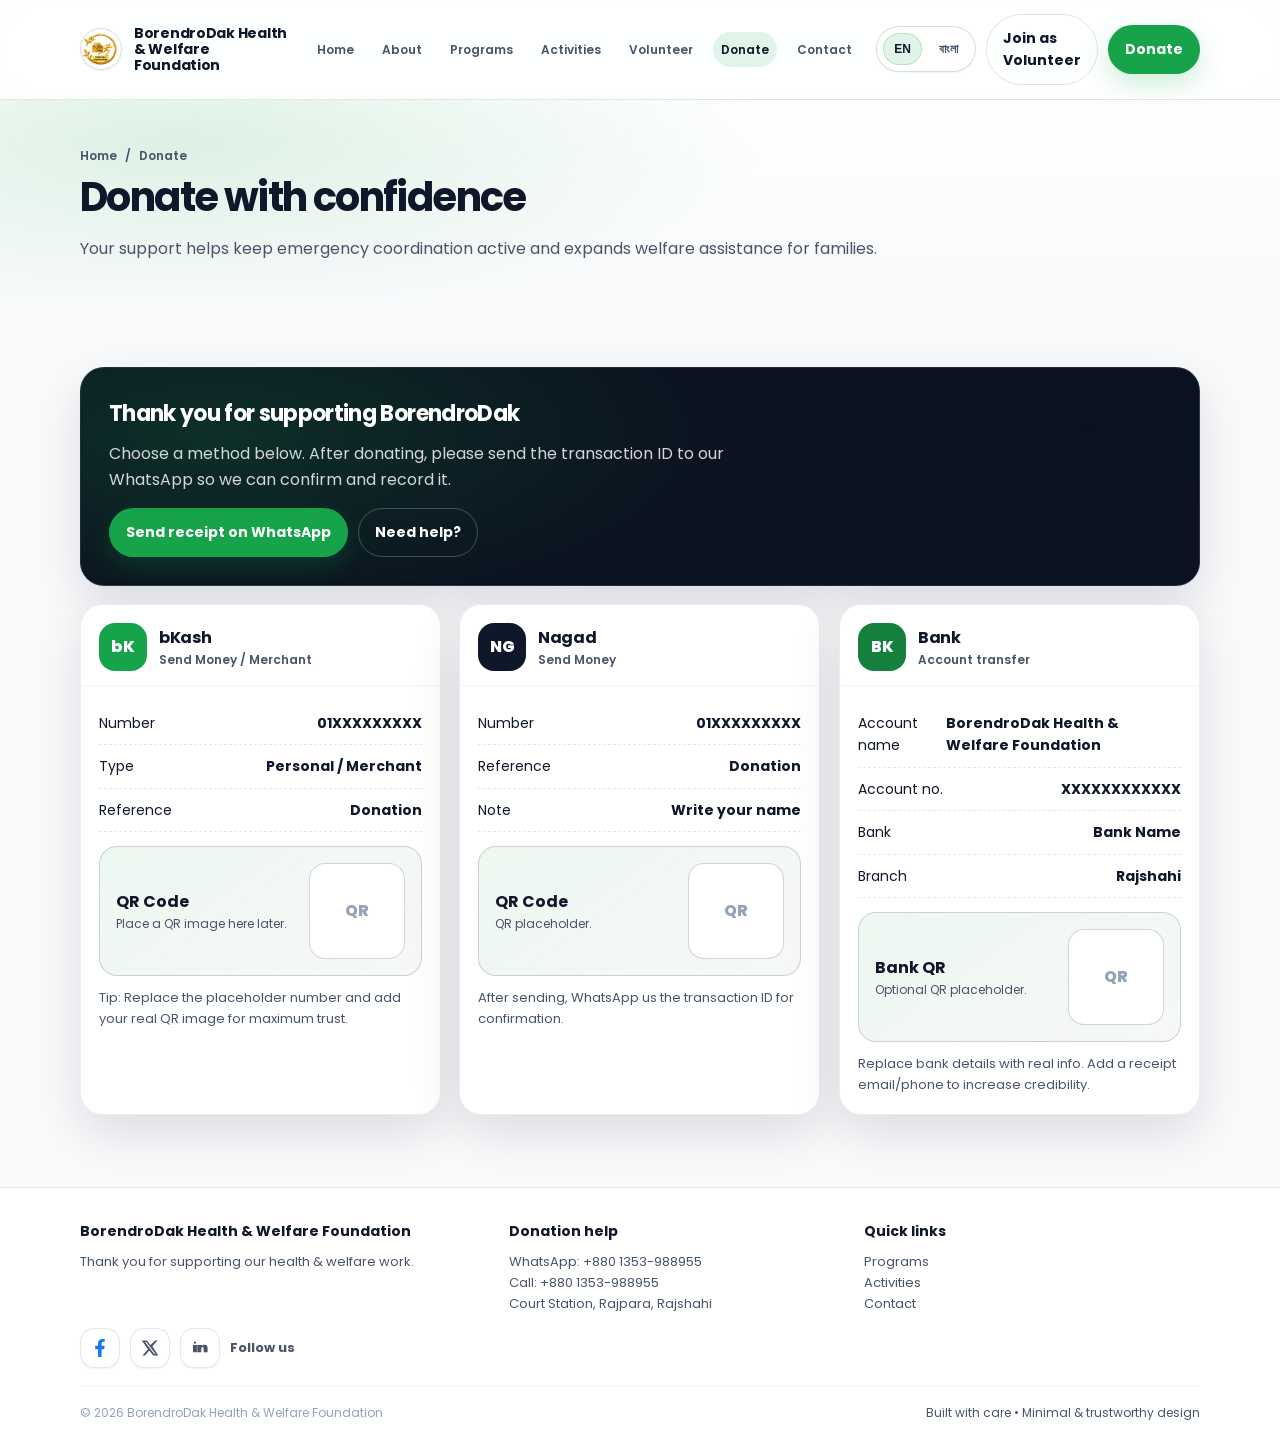
<file: donate.html>
<!doctype html>
<html lang="en">
<head>
  <meta charset="UTF-8" />
  <meta name="viewport" content="width=device-width, initial-scale=1.0" />
  <title>Donate • BorendroDak Foundation</title>
  <meta name="description" content="Donate to BorendroDak Health & Welfare Foundation via bKash, Nagad, or Bank." />
  <link rel="preconnect" href="https://fonts.googleapis.com" />
  <link rel="preconnect" href="https://fonts.gstatic.com" crossorigin />
  <link href="https://fonts.googleapis.com/css2?family=Noto+Sans+Bengali:wght@400;500;600;700;800&family=Poppins:wght@400;500;600;700;800&display=swap" rel="stylesheet" />
  <link rel="stylesheet" href="style.css" />
  <link rel="icon" type="image/png" href="favicon-32.png" sizes="32x32" />
  <link rel="icon" type="image/png" href="favicon-192.png" sizes="192x192" />
  <link rel="shortcut icon" href="favicon-32.png" type="image/png" />
  <link rel="apple-touch-icon" href="apple-touch-icon.png" />
  <meta name="theme-color" content="#16a34a" />
  <style>
    /* Donate page-specific blocks (kept small, still deploy-ready). */
    .pay-grid{display:grid; grid-template-columns:repeat(3, 1fr); gap:18px}
    .pay-card{background:#fff; border:1px solid rgba(15,23,42,.08); border-radius:22px; box-shadow:var(--shadow-lg); overflow:hidden}
    .pay-card .head{padding:18px 18px 14px; border-bottom:1px solid #f1f5f9; display:flex; gap:12px; align-items:center}
    .pay-card .head .badge{width:48px; height:48px; border-radius:16px; display:grid; place-items:center; font-weight:800; color:#fff; background:var(--primary)}
    .pay-card .head h3{margin:0; font-size:16px; letter-spacing:-.02em}
    .pay-card .body{padding:16px 18px 18px}
    .pay-line{display:flex; justify-content:space-between; gap:12px; padding:10px 0; border-bottom:1px dashed #e2e8f0; font-size:14px}
    .pay-line:last-child{border-bottom:none}
    .qr{
      margin-top:14px;
      border-radius:18px;
      border:1px solid rgba(148,163,184,.45);
      background:linear-gradient(145deg, rgba(22,163,74,.08), rgba(2,6,23,.03));
      padding:16px;
      display:flex;
      align-items:center;
      justify-content:space-between;
      gap:14px;
    }
    .qr .box{width:96px; height:96px; border-radius:16px; background:#fff; border:1px solid rgba(148,163,184,.45); display:grid; place-items:center; color:var(--subtle); font-weight:800}
    .tip{margin-top:12px; color:var(--muted); font-size:13px}
    @media (max-width: 980px){.pay-grid{grid-template-columns:1fr}}
  </style>
</head>
<body>
  <a class="skip-link" href="#main" data-i18n="skip">Skip to content</a>

  <header class="site-header">
    <div class="container">
      <nav class="nav" aria-label="Primary">
        <a class="brand" href="home.html" aria-label="BorendroDak Foundation Home">
          <span class="brand-mark" aria-hidden="true"><img src="logo.png" alt="" /></span>
          <span class="brand-name">
            <strong data-i18n="brand.title">BorendroDak Foundation</strong>
            <span data-i18n="brand.subtitle">Health & Welfare • Rajshahi</span>
          </span>
        </a>
        <div class="nav-links" aria-label="Site">
          <a href="home.html" data-i18n="nav.home">Home</a>
          <a href="about.html" data-i18n="nav.about">About</a>
          <a href="programs.html" data-i18n="nav.programs">Programs</a>
          <a href="activities.html" data-i18n="nav.activities">Activities</a>
          <a href="volunteer.html" data-i18n="nav.volunteer">Volunteer</a>
          <a href="donate.html" data-i18n="nav.donate">Donate</a>
          <a href="contact.html" data-i18n="nav.contact">Contact</a>
        </div>
        <div class="nav-cta">
          <div class="lang-switch" aria-label="Language" data-i18n-aria="lang.label">
            <button class="lang-btn" type="button" data-lang-btn="en" aria-pressed="true">EN</button>
            <button class="lang-btn" type="button" data-lang-btn="bn" aria-pressed="false">বাংলা</button>
          </div>
          <a class="btn btn-outline" href="volunteer.html" data-i18n="cta.volunteer">Join as Volunteer</a>
          <a class="btn btn-primary" href="donate.html" data-i18n="cta.donate">Donate</a>
          <button class="hamburger" type="button" data-nav-toggle aria-expanded="false" aria-controls="mobilePanel" aria-label="Open menu">
            <span></span><span></span><span></span>
          </button>
        </div>
      </nav>
    </div>
    <div class="mobile-panel" id="mobilePanel" data-mobile-panel data-open="false">
      <div class="container">
        <div class="lang-switch" aria-label="Language" data-i18n-aria="lang.label" style="margin: 6px 0 12px;">
          <button class="lang-btn" type="button" data-lang-btn="en" aria-pressed="true">EN</button>
          <button class="lang-btn" type="button" data-lang-btn="bn" aria-pressed="false">বাংলা</button>
        </div>
        <a href="home.html"><span data-i18n="nav.home">Home</span> <span aria-hidden="true">›</span></a>
        <a href="about.html"><span data-i18n="nav.about">About</span> <span aria-hidden="true">›</span></a>
        <a href="programs.html"><span data-i18n="nav.programs">Programs</span> <span aria-hidden="true">›</span></a>
        <a href="activities.html"><span data-i18n="nav.activities">Activities</span> <span aria-hidden="true">›</span></a>
        <a href="volunteer.html"><span data-i18n="nav.volunteer">Volunteer</span> <span aria-hidden="true">›</span></a>
        <a href="donate.html"><span data-i18n="nav.donate">Donate</span> <span aria-hidden="true">›</span></a>
        <a href="contact.html"><span data-i18n="nav.contact">Contact</span> <span aria-hidden="true">›</span></a>
        <div class="mobile-actions">
          <a class="btn btn-outline" href="tel:+8801353988955">Call</a>
          <a class="btn btn-primary" href="donate.html">Donate</a>
        </div>
      </div>
    </div>
  </header>

  <main id="main">
    <section class="page-head">
      <div class="container">
        <div class="crumbs"><a href="home.html" data-i18n="crumb.home">Home</a> <span aria-hidden="true">/</span> <span data-i18n="nav.donate">Donate</span></div>
        <h1 data-i18n="donate.h1">Donate with confidence</h1>
        <p class="muted" data-i18n="donate.lead">Your support helps keep emergency coordination active and expands welfare assistance for families.</p>
      </div>
    </section>

    <section class="section">
      <div class="container">
        <div class="cta reveal" data-reveal style="margin-bottom:18px;">
          <h3 data-i18n="donate.cta.h3">Thank you for supporting BorendroDak</h3>
          <p data-i18n="donate.cta.p">Choose a method below. After donating, please send the transaction ID to our WhatsApp so we can confirm and record it.</p>
          <div class="row">
            <a class="btn btn-primary" href="https://wa.me/8801353988955" target="_blank" rel="noopener noreferrer" data-i18n="donate.cta.btn1">Send receipt on WhatsApp</a>
            <a class="btn btn-outline" href="contact.html" data-i18n="donate.cta.btn2">Need help?</a>
          </div>
        </div>

        <div class="pay-grid">
          <section class="pay-card reveal" data-reveal aria-label="bKash donation details">
            <div class="head">
              <div class="badge" aria-hidden="true">bK</div>
              <div>
                <h3>bKash</h3>
                <div class="muted" style="font-size:12px; font-weight:600;" data-i18n="donate.bk.sub">Send Money / Merchant</div>
              </div>
            </div>
            <div class="body">
              <div class="pay-line"><span data-i18n="donate.f.number">Number</span><b>01XXXXXXXXX</b></div>
              <div class="pay-line"><span data-i18n="donate.f.type">Type</span><b data-i18n="donate.v.type1">Personal / Merchant</b></div>
              <div class="pay-line"><span data-i18n="donate.f.ref">Reference</span><b data-i18n="donate.v.refDonation">Donation</b></div>
              <div class="qr">
                <div>
                  <b data-i18n="donate.qr.title">QR Code</b>
                  <div class="muted" style="font-size:12px;" data-i18n="donate.qr.help">Place a QR image here later.</div>
                </div>
                <div class="box">QR</div>
              </div>
              <div class="tip" data-i18n="donate.tip1">Tip: Replace the placeholder number and add your real QR image for maximum trust.</div>
            </div>
          </section>

          <section class="pay-card reveal" data-reveal aria-label="Nagad donation details">
            <div class="head">
              <div class="badge" aria-hidden="true" style="background:#0f172a;">NG</div>
              <div>
                <h3>Nagad</h3>
                <div class="muted" style="font-size:12px; font-weight:600;" data-i18n="donate.ng.sub">Send Money</div>
              </div>
            </div>
            <div class="body">
              <div class="pay-line"><span data-i18n="donate.f.number">Number</span><b>01XXXXXXXXX</b></div>
              <div class="pay-line"><span data-i18n="donate.f.ref">Reference</span><b data-i18n="donate.v.refDonation">Donation</b></div>
              <div class="pay-line"><span data-i18n="donate.f.note">Note</span><b data-i18n="donate.v.noteName">Write your name</b></div>
              <div class="qr">
                <div>
                  <b data-i18n="donate.qr.title">QR Code</b>
                  <div class="muted" style="font-size:12px;" data-i18n="donate.qr.help2">QR placeholder.</div>
                </div>
                <div class="box">QR</div>
              </div>
              <div class="tip" data-i18n="donate.tip2">After sending, WhatsApp us the transaction ID for confirmation.</div>
            </div>
          </section>

          <section class="pay-card reveal" data-reveal aria-label="Bank donation details">
            <div class="head">
              <div class="badge" aria-hidden="true" style="background:var(--primary-600);">BK</div>
              <div>
                <h3>Bank</h3>
                <div class="muted" style="font-size:12px; font-weight:600;" data-i18n="donate.bank.sub">Account transfer</div>
              </div>
            </div>
            <div class="body">
              <div class="pay-line"><span data-i18n="donate.f.accName">Account name</span><b data-i18n="brand.title">BorendroDak Foundation</b></div>
              <div class="pay-line"><span data-i18n="donate.f.accNo">Account no.</span><b>XXXXXXXXXXXX</b></div>
              <div class="pay-line"><span data-i18n="donate.f.bank">Bank</span><b>Bank Name</b></div>
              <div class="pay-line"><span data-i18n="donate.f.branch">Branch</span><b data-i18n="home.trust.locationVal">Rajshahi</b></div>
              <div class="qr">
                <div>
                  <b data-i18n="donate.qr.bankTitle">Bank QR</b>
                  <div class="muted" style="font-size:12px;" data-i18n="donate.qr.bankHelp">Optional QR placeholder.</div>
                </div>
                <div class="box">QR</div>
              </div>
              <div class="tip" data-i18n="donate.tip3">Replace bank details with real info. Add a receipt email/phone to increase credibility.</div>
            </div>
          </section>
        </div>
      </div>
    </section>
  </main>

  <footer class="footer">
    <div class="container">
      <div class="footer-grid">
        <div>
          <h4 data-i18n="footer.title">BorendroDak Health & Welfare Foundation</h4>
          <p class="muted" data-i18n="donate.foot.p">Thank you for supporting our health & welfare work.</p>
        </div>
        <div>
          <h4 data-i18n="donate.foot.h">Donation help</h4>
          <p><a href="https://wa.me/8801353988955" target="_blank" rel="noopener noreferrer">WhatsApp: +880 1353-988955</a></p>
          <p><a href="tel:+8801353988955">Call: +880 1353-988955</a></p>
          <p class="muted">Court Station, Rajpara, Rajshahi</p>
        </div>
        <div>
          <h4 data-i18n="footer.quick">Quick links</h4>
          <p><a href="programs.html" data-i18n="nav.programs">Programs</a></p>
          <p><a href="activities.html" data-i18n="footer.link.activities">Activities</a></p>
          <p><a href="contact.html" data-i18n="nav.contact">Contact</a></p>
        </div>
      </div>
      <div class="footer-social" aria-label="Social media">
        <a class="social-link" data-social="facebook" href="https://www.facebook.com/borendrodak" target="_blank" rel="noopener noreferrer" aria-label="Facebook">
          <svg viewBox="0 0 320 512" aria-hidden="true">
            <path d="M279.14 288l14.22-92.66h-88.91V127.41c0-25.35 12.42-50.06 52.24-50.06H295V6.26S259.36 0 225.36 0c-73.22 0-121.08 44.38-121.08 124.72v70.62H22.89V288h81.39v224h100.2V288z"/>
          </svg>
        </a>
        <a class="social-link" href="#" target="_blank" rel="noopener noreferrer" aria-label="Twitter / X">
          <svg viewBox="0 0 24 24" aria-hidden="true"><path d="M18.9 2H22l-6.8 7.8L23 22h-6.7l-5.2-6.7L5.2 22H2l7.3-8.4L1 2h6.9l4.7 6.1L18.9 2zm-1.2 18h1.7L7.2 3.9H5.4L17.7 20z"/></svg>
        </a>
        <a class="social-link" href="#" target="_blank" rel="noopener noreferrer" aria-label="LinkedIn">
          <svg viewBox="0 0 24 24" aria-hidden="true"><path d="M6.94 6.5A2.06 2.06 0 1 1 7 2.38a2.06 2.06 0 0 1-.06 4.12zM3.5 21.5h7V8.5h-7v13zM13 8.5h6.7v1.8h.1c.9-1.4 2.4-2.3 4.3-2.3 4.6 0 5.4 3 5.4 6.9v6.6h-7v-5.9c0-1.4 0-3.2-2-3.2-2 0-2.3 1.5-2.3 3.1v6h-7V8.5z" transform="scale(.75) translate(0 2)"/></svg>
        </a>
        <span class="muted footer-social__note" data-i18n="footer.follow">Follow us</span>
      </div>
      <div class="fine">
        <span>© <span id="year"></span> BorendroDak Health &amp; Welfare Foundation</span>
        <span class="muted" data-i18n="footer.fine">Built with care • Minimal & trustworthy design</span>
      </div>
    </div>
  </footer>

  <script src="script.js"></script>
  <script>document.getElementById("year").textContent = String(new Date().getFullYear());</script>
</body>
</html>
</file>
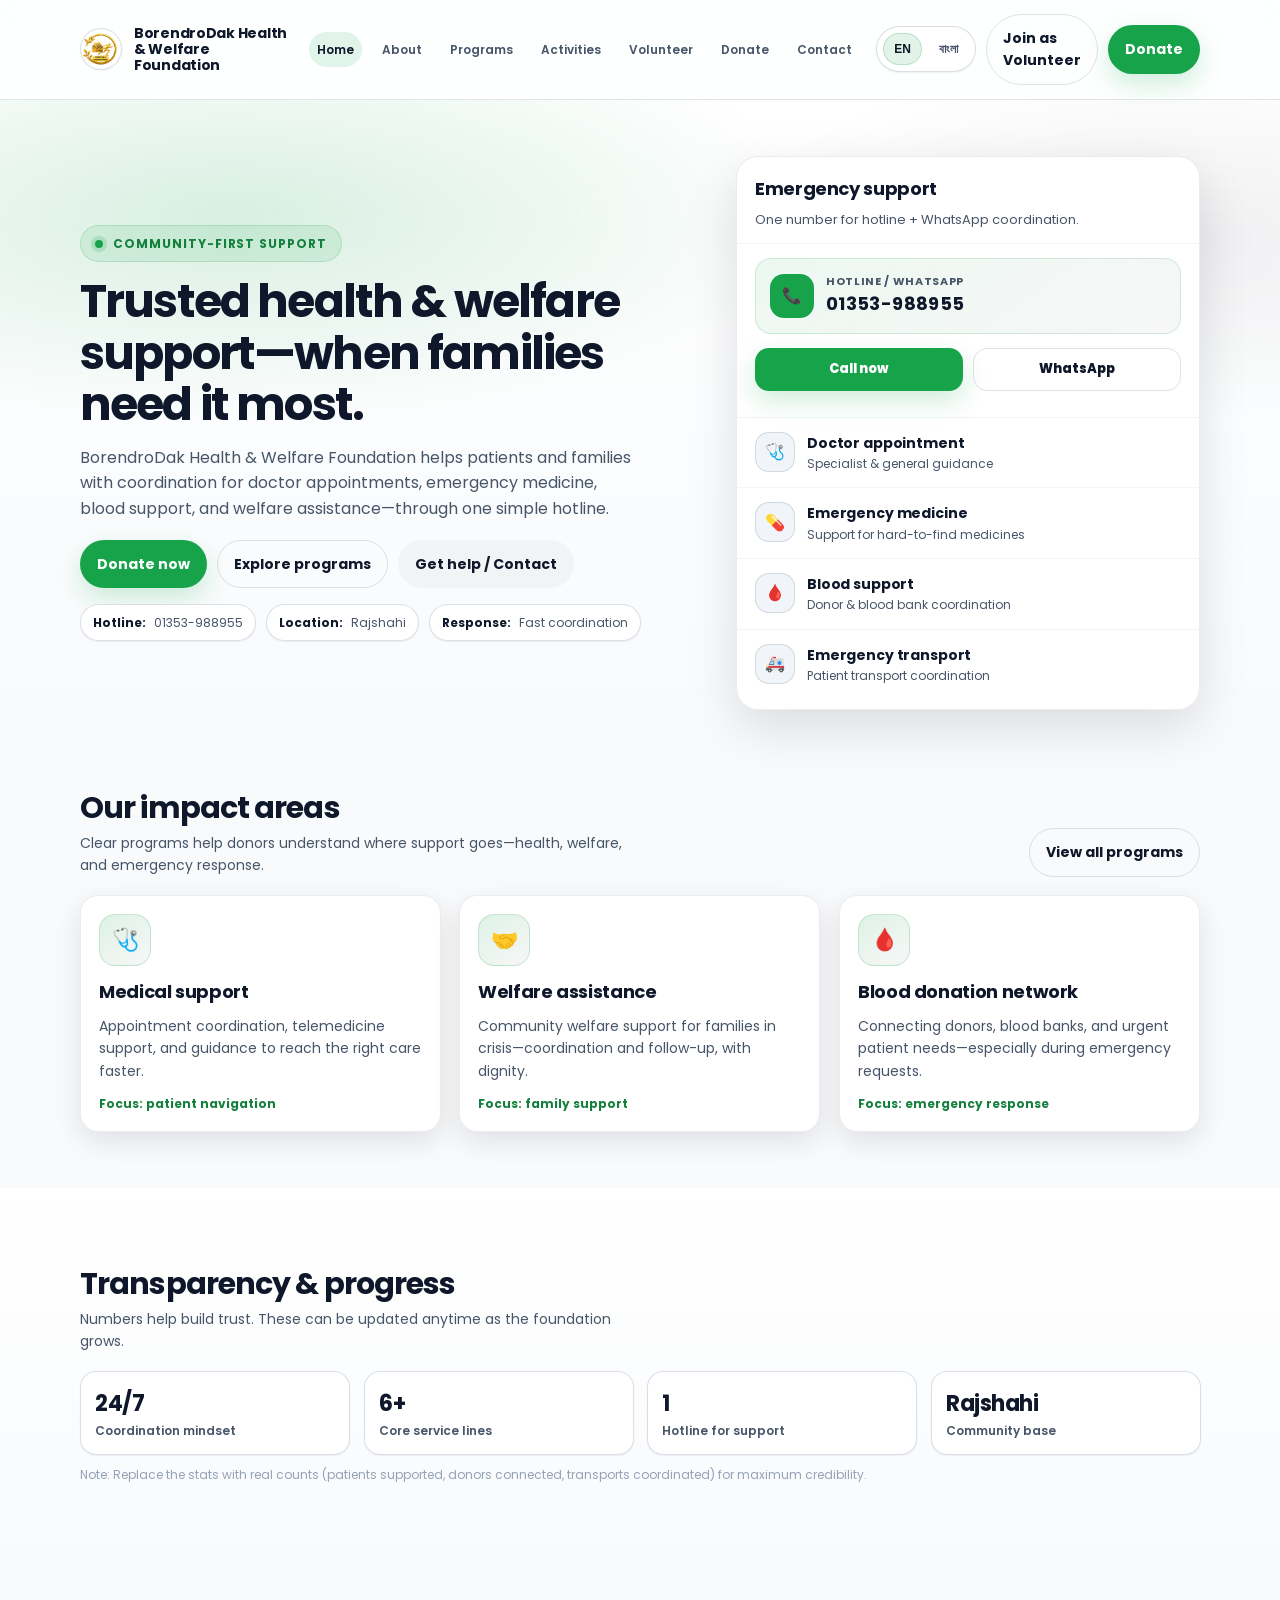
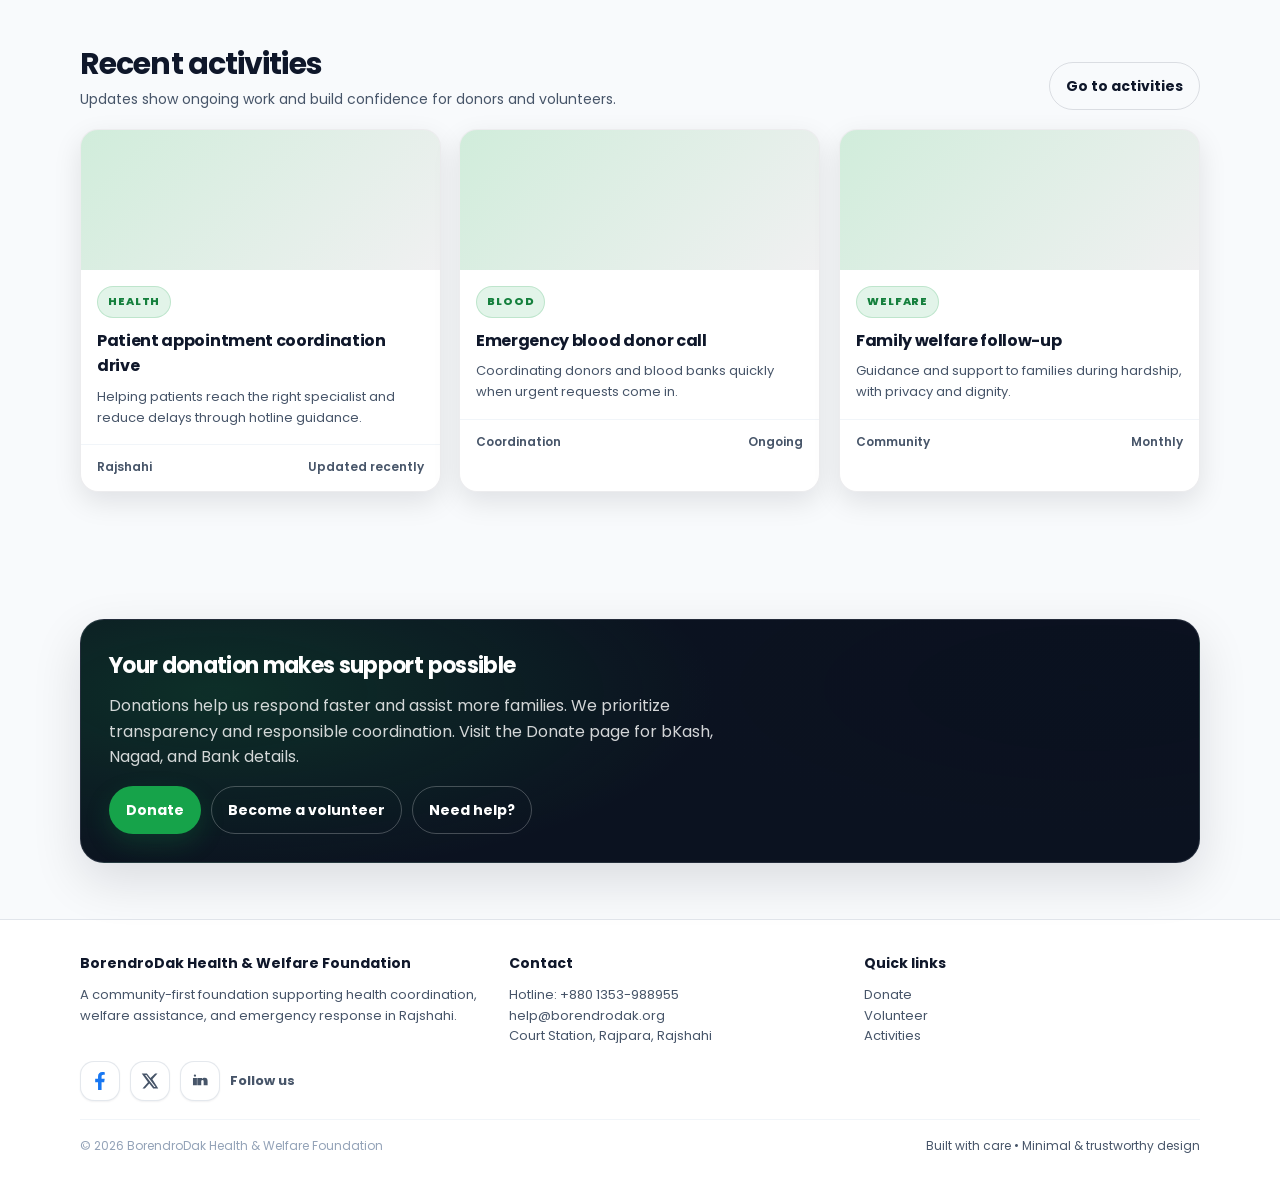
<file: home.html>
<!doctype html>
<html lang="en">
<head>
  <meta charset="UTF-8" />
  <meta name="viewport" content="width=device-width, initial-scale=1.0" />
  <title>BorendroDak Health & Welfare Foundation</title>
  <meta name="description" content="BorendroDak Health & Welfare Foundation — a community-first foundation supporting health, welfare, emergency medicine, blood support, and patient coordination." />
  <link rel="preconnect" href="https://fonts.googleapis.com" />
  <link rel="preconnect" href="https://fonts.gstatic.com" crossorigin />
  <link href="https://fonts.googleapis.com/css2?family=Noto+Sans+Bengali:wght@400;500;600;700;800&family=Poppins:wght@400;500;600;700;800&display=swap" rel="stylesheet" />
  <link rel="stylesheet" href="style.css" />
  <link rel="icon" type="image/png" href="favicon-32.png" sizes="32x32" />
  <link rel="icon" type="image/png" href="favicon-192.png" sizes="32x32" />
  <link rel="shortcut icon" href="favicon-32.png" type="image/png" />
  <link rel="apple-touch-icon" href="apple-touch-icon.png" />
  <meta name="theme-color" content="#16a34a" />
</head>
<body>
  <!-- Accessibility: allow keyboard users to jump to content -->
  <a class="skip-link" href="#main" data-i18n="skip">Skip to content</a>

  <header class="site-header">
    <div class="container">
      <nav class="nav" aria-label="Primary">
        <a class="brand" href="home.html" aria-label="BorendroDak Foundation Home">
          <span class="brand-mark" aria-hidden="true">
            <img src="logo.png" alt="" />
          </span>
          <span class="brand-name">
            <strong data-i18n="brand.title">BorendroDak Foundation</strong>
            <span data-i18n="brand.subtitle">Health & Welfare • Rajshahi</span>
          </span>
        </a>

        <div class="nav-links" aria-label="Site">
          <a href="home.html" data-i18n="nav.home">Home</a>
          <a href="about.html" data-i18n="nav.about">About</a>
          <a href="programs.html" data-i18n="nav.programs">Programs</a>
          <a href="activities.html" data-i18n="nav.activities">Activities</a>
          <a href="volunteer.html" data-i18n="nav.volunteer">Volunteer</a>
          <a href="donate.html" data-i18n="nav.donate">Donate</a>
          <a href="contact.html" data-i18n="nav.contact">Contact</a>
        </div>

        <div class="nav-cta">
          <div class="lang-switch" aria-label="Language" data-i18n-aria="lang.label">
            <button class="lang-btn" type="button" data-lang-btn="en" aria-pressed="true">EN</button>
            <button class="lang-btn" type="button" data-lang-btn="bn" aria-pressed="false">বাংলা</button>
          </div>
          <a class="btn btn-outline" href="volunteer.html" data-i18n="cta.volunteer">Join as Volunteer</a>
          <a class="btn btn-primary" href="donate.html" data-i18n="cta.donate">Donate</a>
          <button class="hamburger" type="button" data-nav-toggle aria-expanded="false" aria-controls="mobilePanel" aria-label="Open menu">
            <span></span><span></span><span></span>
          </button>
        </div>
      </nav>
    </div>

    <!-- Mobile menu panel -->
    <div class="mobile-panel" id="mobilePanel" data-mobile-panel data-open="false">
      <div class="container">
        <div class="lang-switch" aria-label="Language" data-i18n-aria="lang.label" style="margin: 6px 0 12px;">
          <button class="lang-btn" type="button" data-lang-btn="en" aria-pressed="true">EN</button>
          <button class="lang-btn" type="button" data-lang-btn="bn" aria-pressed="false">বাংলা</button>
        </div>
        <a href="home.html"><span data-i18n="nav.home">Home</span> <span aria-hidden="true">›</span></a>
        <a href="about.html"><span data-i18n="nav.about">About</span> <span aria-hidden="true">›</span></a>
        <a href="programs.html"><span data-i18n="nav.programs">Programs</span> <span aria-hidden="true">›</span></a>
        <a href="activities.html"><span data-i18n="nav.activities">Activities</span> <span aria-hidden="true">›</span></a>
        <a href="volunteer.html"><span data-i18n="nav.volunteer">Volunteer</span> <span aria-hidden="true">›</span></a>
        <a href="donate.html"><span data-i18n="nav.donate">Donate</span> <span aria-hidden="true">›</span></a>
        <a href="contact.html"><span data-i18n="nav.contact">Contact</span> <span aria-hidden="true">›</span></a>
        <div class="mobile-actions">
          <a class="btn btn-outline" href="tel:+8801353988955" data-i18n="m.call">Call</a>
          <a class="btn btn-primary" href="donate.html" data-i18n="m.donate">Donate</a>
        </div>
      </div>
    </div>
  </header>

  <main id="main">
    <!-- HOME: Hero (trust-first, donation-ready) -->
    <section class="hero" id="home">
      <div class="container hero-grid">
        <div class="reveal" data-reveal>
          <span class="eyebrow"><i aria-hidden="true"></i> <span data-i18n="home.eyebrow">Community-first support</span></span>
          <h1 data-i18n="home.h1">Trusted health & welfare support—when families need it most.</h1>
          <p data-i18n="home.lead">
            BorendroDak Health & Welfare Foundation helps patients and families with coordination for
            doctor appointments, emergency medicine, blood support, and welfare assistance—through one simple hotline.
          </p>
          <div class="hero-actions">
            <a class="btn btn-primary" href="donate.html" data-i18n="home.btn.donate">Donate now</a>
            <a class="btn btn-outline" href="programs.html" data-i18n="home.btn.programs">Explore programs</a>
            <a class="btn btn-ghost" href="contact.html" data-i18n="home.btn.contact">Get help / Contact</a>
          </div>
          <div class="trust-row" aria-label="Trust indicators">
            <span class="trust-pill"><b data-i18n="home.trust.hotline">Hotline:</b> 01353-988955</span>
            <span class="trust-pill"><b data-i18n="home.trust.location">Location:</b> <span data-i18n="home.trust.locationVal">Rajshahi</span></span>
            <span class="trust-pill"><b data-i18n="home.trust.response">Response:</b> <span data-i18n="home.trust.responseVal">Fast coordination</span></span>
          </div>
        </div>

        <aside class="hero-card reveal" data-reveal aria-label="Emergency support card">
          <div class="top">
            <h3 data-i18n="home.emergency.title">Emergency support</h3>
            <p data-i18n="home.emergency.subtitle">One number for hotline + WhatsApp coordination.</p>
          </div>

          <div class="hotline">
            <div class="icon" aria-hidden="true">📞</div>
            <div class="meta">
              <small data-i18n="home.emergency.label">Hotline / WhatsApp</small>
              <strong>01353-988955</strong>
            </div>
          </div>

          <div class="hotline-actions">
            <a class="btn btn-primary mini" href="tel:+8801353988955" data-i18n="home.emergency.call">Call now</a>
            <a class="btn btn-outline mini" href="https://wa.me/8801353988955" target="_blank" rel="noopener noreferrer" data-i18n="home.emergency.wa">WhatsApp</a>
          </div>

          <ul class="list" aria-label="Quick services">
            <li>
              <div class="b" aria-hidden="true">🩺</div>
              <div class="t"><b data-i18n="home.qs.title1">Doctor appointment</b><span data-i18n="home.qs.desc1">Specialist & general guidance</span></div>
            </li>
            <li>
              <div class="b" aria-hidden="true">💊</div>
              <div class="t"><b data-i18n="home.qs.title2">Emergency medicine</b><span data-i18n="home.qs.desc2">Support for hard-to-find medicines</span></div>
            </li>
            <li>
              <div class="b" aria-hidden="true">🩸</div>
              <div class="t"><b data-i18n="home.qs.title3">Blood support</b><span data-i18n="home.qs.desc3">Donor & blood bank coordination</span></div>
            </li>
            <li>
              <div class="b" aria-hidden="true">🚑</div>
              <div class="t"><b data-i18n="home.qs.title4">Emergency transport</b><span data-i18n="home.qs.desc4">Patient transport coordination</span></div>
            </li>
          </ul>
        </aside>
      </div>
    </section>

    <!-- Impact cards -->
    <section class="section section--tight">
      <div class="container">
        <div class="kicker reveal" data-reveal>
          <div>
            <h2 data-i18n="home.impact.h2">Our impact areas</h2>
            <p data-i18n="home.impact.p">Clear programs help donors understand where support goes—health, welfare, and emergency response.</p>
          </div>
          <a class="btn btn-outline" href="programs.html" data-i18n="home.impact.btn">View all programs</a>
        </div>

        <div class="cards">
          <article class="card reveal" data-reveal>
            <div class="icon" aria-hidden="true">🩺</div>
            <h3 data-i18n="home.impact.c1.h3">Medical support</h3>
            <p data-i18n="home.impact.c1.p">Appointment coordination, telemedicine support, and guidance to reach the right care faster.</p>
            <div class="meta" data-i18n="home.impact.c1.meta">Focus: patient navigation</div>
          </article>
          <article class="card reveal" data-reveal>
            <div class="icon" aria-hidden="true">🤝</div>
            <h3 data-i18n="home.impact.c2.h3">Welfare assistance</h3>
            <p data-i18n="home.impact.c2.p">Community welfare support for families in crisis—coordination and follow-up, with dignity.</p>
            <div class="meta" data-i18n="home.impact.c2.meta">Focus: family support</div>
          </article>
          <article class="card reveal" data-reveal>
            <div class="icon" aria-hidden="true">🩸</div>
            <h3 data-i18n="home.impact.c3.h3">Blood donation network</h3>
            <p data-i18n="home.impact.c3.p">Connecting donors, blood banks, and urgent patient needs—especially during emergency requests.</p>
            <div class="meta" data-i18n="home.impact.c3.meta">Focus: emergency response</div>
          </article>
        </div>
      </div>
    </section>

    <!-- Statistics -->
    <section class="section section--soft">
      <div class="container">
        <div class="kicker reveal" data-reveal>
          <div>
            <h2 data-i18n="home.stats.h2">Transparency & progress</h2>
            <p data-i18n="home.stats.p">Numbers help build trust. These can be updated anytime as the foundation grows.</p>
          </div>
        </div>

        <div class="stats">
          <div class="stat reveal" data-reveal><b>24/7</b><span data-i18n="home.stats.s1">Coordination mindset</span></div>
          <div class="stat reveal" data-reveal><b>6+</b><span data-i18n="home.stats.s2">Core service lines</span></div>
          <div class="stat reveal" data-reveal><b>1</b><span data-i18n="home.stats.s3">Hotline for support</span></div>
          <div class="stat reveal" data-reveal><b data-i18n="home.trust.locationVal">Rajshahi</b><span data-i18n="home.stats.s4">Community base</span></div>
        </div>
        <p class="note reveal" data-reveal>
          <span data-i18n="home.stats.note">Note: Replace the stats with real counts (patients supported, donors connected, transports coordinated) for maximum credibility.</span>
        </p>
      </div>
    </section>

    <!-- Recent activities -->
    <section class="section" id="activities">
      <div class="container">
        <div class="kicker reveal" data-reveal>
          <div>
            <h2 data-i18n="home.recent.h2">Recent activities</h2>
            <p data-i18n="home.recent.p">Updates show ongoing work and build confidence for donors and volunteers.</p>
          </div>
          <a class="btn btn-outline" href="activities.html" data-i18n="home.recent.btn">Go to activities</a>
        </div>

        <div class="activity-grid">
          <article class="post reveal" data-reveal>
            <div class="thumb" aria-hidden="true"></div>
            <div class="body">
              <span class="tag" data-i18n="home.recent.tag1">Health</span>
              <h3 data-i18n="home.recent.h3_1">Patient appointment coordination drive</h3>
              <p data-i18n="home.recent.p_1">Helping patients reach the right specialist and reduce delays through hotline guidance.</p>
            </div>
            <div class="foot"><span data-i18n="home.recent.foot1a">Rajshahi</span><span data-i18n="home.recent.foot1b">Updated recently</span></div>
          </article>
          <article class="post reveal" data-reveal>
            <div class="thumb" aria-hidden="true"></div>
            <div class="body">
              <span class="tag" data-i18n="home.recent.tag2">Blood</span>
              <h3 data-i18n="home.recent.h3_2">Emergency blood donor call</h3>
              <p data-i18n="home.recent.p_2">Coordinating donors and blood banks quickly when urgent requests come in.</p>
            </div>
            <div class="foot"><span data-i18n="home.recent.foot2a">Coordination</span><span data-i18n="home.recent.foot2b">Ongoing</span></div>
          </article>
          <article class="post reveal" data-reveal>
            <div class="thumb" aria-hidden="true"></div>
            <div class="body">
              <span class="tag" data-i18n="home.recent.tag3">Welfare</span>
              <h3 data-i18n="home.recent.h3_3">Family welfare follow-up</h3>
              <p data-i18n="home.recent.p_3">Guidance and support to families during hardship, with privacy and dignity.</p>
            </div>
            <div class="foot"><span data-i18n="home.recent.foot3a">Community</span><span data-i18n="home.recent.foot3b">Monthly</span></div>
          </article>
        </div>
      </div>
    </section>

    <!-- Donation CTA -->
    <section class="section section--tight">
      <div class="container">
        <div class="cta reveal" data-reveal>
          <h3 data-i18n="home.dcta.h3">Your donation makes support possible</h3>
          <p data-i18n="home.dcta.p">
            Donations help us respond faster and assist more families. We prioritize transparency and responsible coordination.
            Visit the Donate page for bKash, Nagad, and Bank details.
          </p>
          <div class="row">
            <a class="btn btn-primary" href="donate.html" data-i18n="home.dcta.b1">Donate</a>
            <a class="btn btn-outline" href="volunteer.html" data-i18n="home.dcta.b2">Become a volunteer</a>
            <a class="btn btn-outline" href="contact.html" data-i18n="home.dcta.b3">Need help?</a>
          </div>
        </div>
      </div>
    </section>
  </main>

  <footer class="footer">
    <div class="container">
      <div class="footer-grid">
        <div>
          <h4 data-i18n="footer.title">BorendroDak Health & Welfare Foundation</h4>
          <p class="muted" data-i18n="footer.about">A community-first foundation supporting health coordination, welfare assistance, and emergency response in Rajshahi.</p>
        </div>
        <div>
          <h4 data-i18n="footer.contact">Contact</h4>
          <p><a href="tel:+8801353988955">Hotline: +880 1353-988955</a></p>
          <p><a href="mailto:help@borendrodak.org">help@borendrodak.org</a></p>
          <p class="muted">Court Station, Rajpara, Rajshahi</p>
        </div>
        <div>
          <h4 data-i18n="footer.quick">Quick links</h4>
          <p><a href="donate.html" data-i18n="footer.link.donate">Donate</a></p>
          <p><a href="volunteer.html" data-i18n="footer.link.volunteer">Volunteer</a></p>
          <p><a href="activities.html" data-i18n="footer.link.activities">Activities</a></p>
        </div>
      </div>
      <div class="footer-social" aria-label="Social media">
        <a class="social-link" data-social="facebook" href="https://www.facebook.com/borendrodak" target="_blank" rel="noopener noreferrer" aria-label="Facebook">
          <svg viewBox="0 0 320 512" aria-hidden="true">
            <path d="M279.14 288l14.22-92.66h-88.91V127.41c0-25.35 12.42-50.06 52.24-50.06H295V6.26S259.36 0 225.36 0c-73.22 0-121.08 44.38-121.08 124.72v70.62H22.89V288h81.39v224h100.2V288z"/>
          </svg>
        </a>
        <a class="social-link" href="#" target="_blank" rel="noopener noreferrer" aria-label="Twitter / X">
          <svg viewBox="0 0 24 24" aria-hidden="true"><path d="M18.9 2H22l-6.8 7.8L23 22h-6.7l-5.2-6.7L5.2 22H2l7.3-8.4L1 2h6.9l4.7 6.1L18.9 2zm-1.2 18h1.7L7.2 3.9H5.4L17.7 20z"/></svg>
        </a>
        <a class="social-link" href="#" target="_blank" rel="noopener noreferrer" aria-label="LinkedIn">
          <svg viewBox="0 0 24 24" aria-hidden="true"><path d="M6.94 6.5A2.06 2.06 0 1 1 7 2.38a2.06 2.06 0 0 1-.06 4.12zM3.5 21.5h7V8.5h-7v13zM13 8.5h6.7v1.8h.1c.9-1.4 2.4-2.3 4.3-2.3 4.6 0 5.4 3 5.4 6.9v6.6h-7v-5.9c0-1.4 0-3.2-2-3.2-2 0-2.3 1.5-2.3 3.1v6h-7V8.5z" transform="scale(.75) translate(0 2)"/></svg>
        </a>
        <span class="muted footer-social__note" data-i18n="footer.follow">Follow us</span>
      </div>
      <div class="fine">
        <span>© <span id="year"></span> BorendroDak Health &amp; Welfare Foundation</span>
        <span class="muted" data-i18n="footer.fine">Built with care • Minimal & trustworthy design</span>
      </div>
    </div>
  </footer>

  <script src="script.js"></script>
  <script>
    // Keep the footer year current.
    document.getElementById("year").textContent = String(new Date().getFullYear());
  </script>
</body>
</html>
</file>
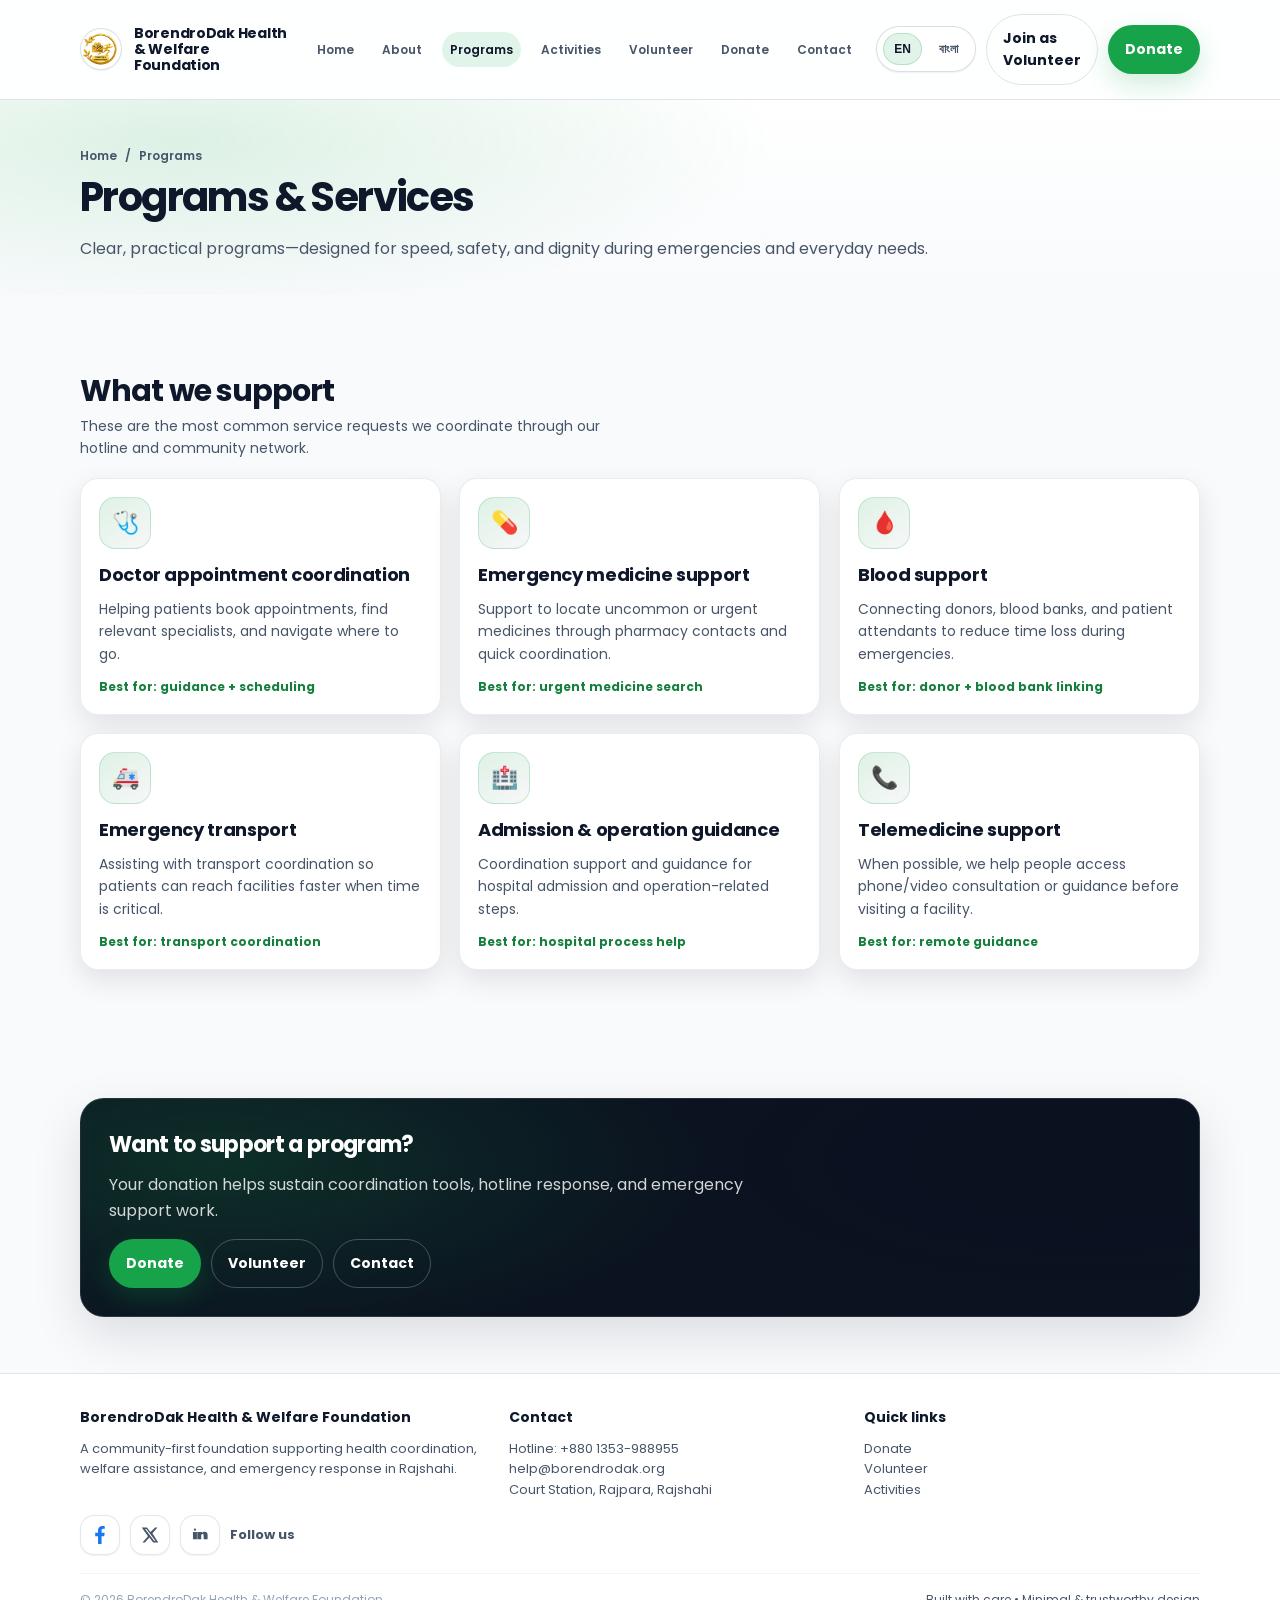
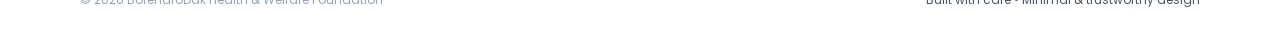
<file: programs.html>
<!doctype html>
<html lang="en">
<head>
  <meta charset="UTF-8" />
  <meta name="viewport" content="width=device-width, initial-scale=1.0" />
  <title>Programs • BorendroDak Foundation</title>
  <meta name="description" content="Programs and services of BorendroDak Health & Welfare Foundation." />
  <link rel="preconnect" href="https://fonts.googleapis.com" />
  <link rel="preconnect" href="https://fonts.gstatic.com" crossorigin />
  <link href="https://fonts.googleapis.com/css2?family=Noto+Sans+Bengali:wght@400;500;600;700;800&family=Poppins:wght@400;500;600;700;800&display=swap" rel="stylesheet" />
  <link rel="stylesheet" href="style.css" />
  <link rel="icon" type="image/png" href="favicon-32.png" sizes="32x32" />
  <link rel="icon" type="image/png" href="favicon-192.png" sizes="192x192" />
  <link rel="shortcut icon" href="favicon-32.png" type="image/png" />
  <link rel="apple-touch-icon" href="apple-touch-icon.png" />
  <meta name="theme-color" content="#16a34a" />
</head>
<body>
  <a class="skip-link" href="#main" data-i18n="skip">Skip to content</a>

  <header class="site-header">
    <div class="container">
      <nav class="nav" aria-label="Primary">
        <a class="brand" href="home.html" aria-label="BorendroDak Foundation Home">
          <span class="brand-mark" aria-hidden="true"><img src="logo.png" alt="" /></span>
          <span class="brand-name">
            <strong data-i18n="brand.title">BorendroDak Foundation</strong>
            <span data-i18n="brand.subtitle">Health & Welfare • Rajshahi</span>
          </span>
        </a>
        <div class="nav-links" aria-label="Site">
          <a href="home.html" data-i18n="nav.home">Home</a>
          <a href="about.html" data-i18n="nav.about">About</a>
          <a href="programs.html" data-i18n="nav.programs">Programs</a>
          <a href="activities.html" data-i18n="nav.activities">Activities</a>
          <a href="volunteer.html" data-i18n="nav.volunteer">Volunteer</a>
          <a href="donate.html" data-i18n="nav.donate">Donate</a>
          <a href="contact.html" data-i18n="nav.contact">Contact</a>
        </div>
        <div class="nav-cta">
          <div class="lang-switch" aria-label="Language" data-i18n-aria="lang.label">
            <button class="lang-btn" type="button" data-lang-btn="en" aria-pressed="true">EN</button>
            <button class="lang-btn" type="button" data-lang-btn="bn" aria-pressed="false">বাংলা</button>
          </div>
          <a class="btn btn-outline" href="volunteer.html" data-i18n="cta.volunteer">Join as Volunteer</a>
          <a class="btn btn-primary" href="donate.html" data-i18n="cta.donate">Donate</a>
          <button class="hamburger" type="button" data-nav-toggle aria-expanded="false" aria-controls="mobilePanel" aria-label="Open menu">
            <span></span><span></span><span></span>
          </button>
        </div>
      </nav>
    </div>
    <div class="mobile-panel" id="mobilePanel" data-mobile-panel data-open="false">
      <div class="container">
        <div class="lang-switch" aria-label="Language" data-i18n-aria="lang.label" style="margin: 6px 0 12px;">
          <button class="lang-btn" type="button" data-lang-btn="en" aria-pressed="true">EN</button>
          <button class="lang-btn" type="button" data-lang-btn="bn" aria-pressed="false">বাংলা</button>
        </div>
        <a href="home.html"><span data-i18n="nav.home">Home</span> <span aria-hidden="true">›</span></a>
        <a href="about.html"><span data-i18n="nav.about">About</span> <span aria-hidden="true">›</span></a>
        <a href="programs.html"><span data-i18n="nav.programs">Programs</span> <span aria-hidden="true">›</span></a>
        <a href="activities.html"><span data-i18n="nav.activities">Activities</span> <span aria-hidden="true">›</span></a>
        <a href="volunteer.html"><span data-i18n="nav.volunteer">Volunteer</span> <span aria-hidden="true">›</span></a>
        <a href="donate.html"><span data-i18n="nav.donate">Donate</span> <span aria-hidden="true">›</span></a>
        <a href="contact.html"><span data-i18n="nav.contact">Contact</span> <span aria-hidden="true">›</span></a>
        <div class="mobile-actions">
          <a class="btn btn-outline" href="tel:+8801353988955">Call</a>
          <a class="btn btn-primary" href="donate.html">Donate</a>
        </div>
      </div>
    </div>
  </header>

  <main id="main">
    <section class="page-head">
      <div class="container">
        <div class="crumbs"><a href="home.html" data-i18n="crumb.home">Home</a> <span aria-hidden="true">/</span> <span data-i18n="nav.programs">Programs</span></div>
        <h1 data-i18n="programs.h1">Programs & Services</h1>
        <p class="muted" data-i18n="programs.lead">Clear, practical programs—designed for speed, safety, and dignity during emergencies and everyday needs.</p>
      </div>
    </section>

    <section class="section">
      <div class="container">
        <div class="kicker reveal" data-reveal>
          <div>
            <h2 data-i18n="programs.h2">What we support</h2>
            <p data-i18n="programs.p">These are the most common service requests we coordinate through our hotline and community network.</p>
          </div>
        </div>

        <div class="cards">
          <article class="card reveal" data-reveal>
            <div class="icon" aria-hidden="true">🩺</div>
            <h3 data-i18n="programs.c1.h3">Doctor appointment coordination</h3>
            <p data-i18n="programs.c1.p">Helping patients book appointments, find relevant specialists, and navigate where to go.</p>
            <div class="meta" data-i18n="programs.c1.meta">Best for: guidance + scheduling</div>
          </article>

          <article class="card reveal" data-reveal>
            <div class="icon" aria-hidden="true">💊</div>
            <h3 data-i18n="programs.c2.h3">Emergency medicine support</h3>
            <p data-i18n="programs.c2.p">Support to locate uncommon or urgent medicines through pharmacy contacts and quick coordination.</p>
            <div class="meta" data-i18n="programs.c2.meta">Best for: urgent medicine search</div>
          </article>

          <article class="card reveal" data-reveal>
            <div class="icon" aria-hidden="true">🩸</div>
            <h3 data-i18n="programs.c3.h3">Blood support</h3>
            <p data-i18n="programs.c3.p">Connecting donors, blood banks, and patient attendants to reduce time loss during emergencies.</p>
            <div class="meta" data-i18n="programs.c3.meta">Best for: donor + blood bank linking</div>
          </article>

          <article class="card reveal" data-reveal>
            <div class="icon" aria-hidden="true">🚑</div>
            <h3 data-i18n="programs.c4.h3">Emergency transport</h3>
            <p data-i18n="programs.c4.p">Assisting with transport coordination so patients can reach facilities faster when time is critical.</p>
            <div class="meta" data-i18n="programs.c4.meta">Best for: transport coordination</div>
          </article>

          <article class="card reveal" data-reveal>
            <div class="icon" aria-hidden="true">🏥</div>
            <h3 data-i18n="programs.c5.h3">Admission & operation guidance</h3>
            <p data-i18n="programs.c5.p">Coordination support and guidance for hospital admission and operation-related steps.</p>
            <div class="meta" data-i18n="programs.c5.meta">Best for: hospital process help</div>
          </article>

          <article class="card reveal" data-reveal>
            <div class="icon" aria-hidden="true">📞</div>
            <h3 data-i18n="programs.c6.h3">Telemedicine support</h3>
            <p data-i18n="programs.c6.p">When possible, we help people access phone/video consultation or guidance before visiting a facility.</p>
            <div class="meta" data-i18n="programs.c6.meta">Best for: remote guidance</div>
          </article>
        </div>
      </div>
    </section>

    <section class="section section--tight">
      <div class="container">
        <div class="cta reveal" data-reveal>
          <h3 data-i18n="programs.cta.h3">Want to support a program?</h3>
          <p data-i18n="programs.cta.p">Your donation helps sustain coordination tools, hotline response, and emergency support work.</p>
          <div class="row">
            <a class="btn btn-primary" href="donate.html" data-i18n="cta.donate">Donate</a>
            <a class="btn btn-outline" href="volunteer.html" data-i18n="footer.link.volunteer">Volunteer</a>
            <a class="btn btn-outline" href="contact.html" data-i18n="nav.contact">Contact</a>
          </div>
        </div>
      </div>
    </section>
  </main>

  <footer class="footer">
    <div class="container">
      <div class="footer-grid">
        <div>
          <h4 data-i18n="footer.title">BorendroDak Health & Welfare Foundation</h4>
          <p class="muted" data-i18n="footer.about">Community-first support for health coordination and welfare assistance.</p>
        </div>
        <div>
          <h4 data-i18n="footer.contact">Contact</h4>
          <p><a href="tel:+8801353988955">Hotline: +880 1353-988955</a></p>
          <p><a href="mailto:help@borendrodak.org">help@borendrodak.org</a></p>
          <p class="muted">Court Station, Rajpara, Rajshahi</p>
        </div>
        <div>
          <h4 data-i18n="footer.quick">Quick links</h4>
          <p><a href="donate.html" data-i18n="footer.link.donate">Donate</a></p>
          <p><a href="volunteer.html" data-i18n="footer.link.volunteer">Volunteer</a></p>
          <p><a href="activities.html" data-i18n="footer.link.activities">Activities</a></p>
        </div>
      </div>
      <div class="footer-social" aria-label="Social media">
        <a class="social-link" data-social="facebook" href="https://www.facebook.com/borendrodak" target="_blank" rel="noopener noreferrer" aria-label="Facebook">
          <svg viewBox="0 0 320 512" aria-hidden="true">
            <path d="M279.14 288l14.22-92.66h-88.91V127.41c0-25.35 12.42-50.06 52.24-50.06H295V6.26S259.36 0 225.36 0c-73.22 0-121.08 44.38-121.08 124.72v70.62H22.89V288h81.39v224h100.2V288z"/>
          </svg>
        </a>
        <a class="social-link" href="#" target="_blank" rel="noopener noreferrer" aria-label="Twitter / X">
          <svg viewBox="0 0 24 24" aria-hidden="true"><path d="M18.9 2H22l-6.8 7.8L23 22h-6.7l-5.2-6.7L5.2 22H2l7.3-8.4L1 2h6.9l4.7 6.1L18.9 2zm-1.2 18h1.7L7.2 3.9H5.4L17.7 20z"/></svg>
        </a>
        <a class="social-link" href="#" target="_blank" rel="noopener noreferrer" aria-label="LinkedIn">
          <svg viewBox="0 0 24 24" aria-hidden="true"><path d="M6.94 6.5A2.06 2.06 0 1 1 7 2.38a2.06 2.06 0 0 1-.06 4.12zM3.5 21.5h7V8.5h-7v13zM13 8.5h6.7v1.8h.1c.9-1.4 2.4-2.3 4.3-2.3 4.6 0 5.4 3 5.4 6.9v6.6h-7v-5.9c0-1.4 0-3.2-2-3.2-2 0-2.3 1.5-2.3 3.1v6h-7V8.5z" transform="scale(.75) translate(0 2)"/></svg>
        </a>
        <span class="muted footer-social__note" data-i18n="footer.follow">Follow us</span>
      </div>
      <div class="fine">
        <span>© <span id="year"></span> BorendroDak Health &amp; Welfare Foundation</span>
        <span class="muted" data-i18n="footer.fine">Built with care • Minimal & trustworthy design</span>
      </div>
    </div>
  </footer>

  <script src="script.js"></script>
  <script>document.getElementById("year").textContent = String(new Date().getFullYear());</script>
</body>
</html>
</file>
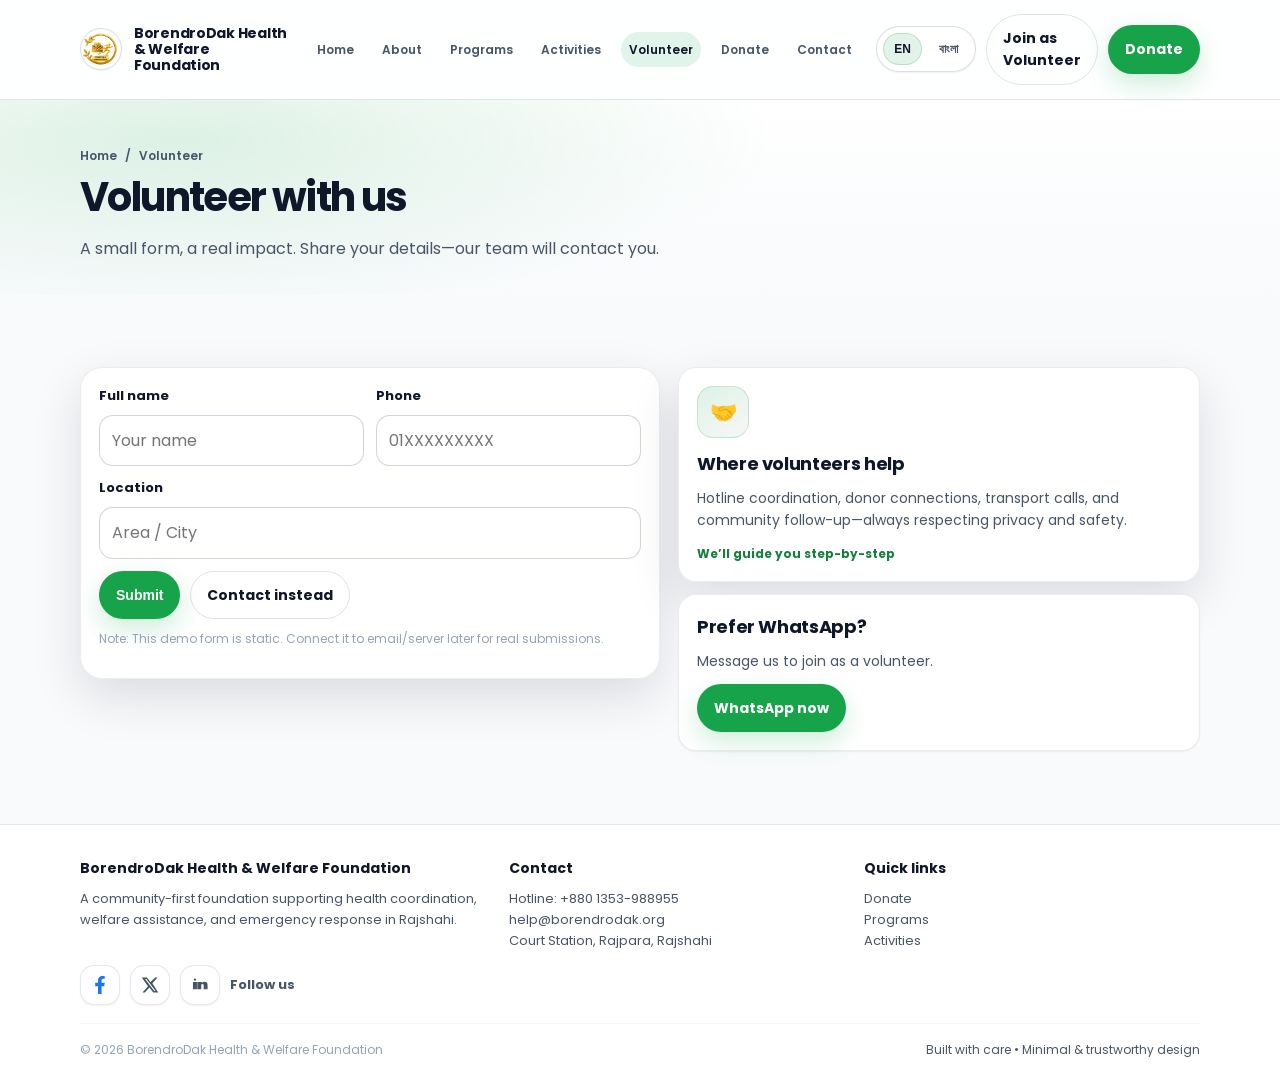
<file: volunteer.html>
<!doctype html>
<html lang="en">
<head>
  <meta charset="UTF-8" />
  <meta name="viewport" content="width=device-width, initial-scale=1.0" />
  <title>Volunteer • BorendroDak Foundation</title>
  <meta name="description" content="Volunteer with BorendroDak Health & Welfare Foundation." />
  <link rel="preconnect" href="https://fonts.googleapis.com" />
  <link rel="preconnect" href="https://fonts.gstatic.com" crossorigin />
  <link href="https://fonts.googleapis.com/css2?family=Noto+Sans+Bengali:wght@400;500;600;700;800&family=Poppins:wght@400;500;600;700;800&display=swap" rel="stylesheet" />
  <link rel="stylesheet" href="style.css" />
  <link rel="icon" type="image/png" href="favicon-32.png" sizes="32x32" />
  <link rel="icon" type="image/png" href="favicon-192.png" sizes="192x192" />
  <link rel="shortcut icon" href="favicon-32.png" type="image/png" />
  <link rel="apple-touch-icon" href="apple-touch-icon.png" />
  <meta name="theme-color" content="#16a34a" />
</head>
<body>
  <a class="skip-link" href="#main" data-i18n="skip">Skip to content</a>

  <header class="site-header">
    <div class="container">
      <nav class="nav" aria-label="Primary">
        <a class="brand" href="home.html" aria-label="BorendroDak Foundation Home">
          <span class="brand-mark" aria-hidden="true"><img src="logo.png" alt="" /></span>
          <span class="brand-name">
            <strong data-i18n="brand.title">BorendroDak Foundation</strong>
            <span data-i18n="brand.subtitle">Health & Welfare • Rajshahi</span>
          </span>
        </a>
        <div class="nav-links" aria-label="Site">
          <a href="home.html" data-i18n="nav.home">Home</a>
          <a href="about.html" data-i18n="nav.about">About</a>
          <a href="programs.html" data-i18n="nav.programs">Programs</a>
          <a href="activities.html" data-i18n="nav.activities">Activities</a>
          <a href="volunteer.html" data-i18n="nav.volunteer">Volunteer</a>
          <a href="donate.html" data-i18n="nav.donate">Donate</a>
          <a href="contact.html" data-i18n="nav.contact">Contact</a>
        </div>
        <div class="nav-cta">
          <div class="lang-switch" aria-label="Language" data-i18n-aria="lang.label">
            <button class="lang-btn" type="button" data-lang-btn="en" aria-pressed="true">EN</button>
            <button class="lang-btn" type="button" data-lang-btn="bn" aria-pressed="false">বাংলা</button>
          </div>
          <a class="btn btn-outline" href="volunteer.html" data-i18n="cta.volunteer">Join as Volunteer</a>
          <a class="btn btn-primary" href="donate.html" data-i18n="cta.donate">Donate</a>
          <button class="hamburger" type="button" data-nav-toggle aria-expanded="false" aria-controls="mobilePanel" aria-label="Open menu">
            <span></span><span></span><span></span>
          </button>
        </div>
      </nav>
    </div>
    <div class="mobile-panel" id="mobilePanel" data-mobile-panel data-open="false">
      <div class="container">
        <div class="lang-switch" aria-label="Language" data-i18n-aria="lang.label" style="margin: 6px 0 12px;">
          <button class="lang-btn" type="button" data-lang-btn="en" aria-pressed="true">EN</button>
          <button class="lang-btn" type="button" data-lang-btn="bn" aria-pressed="false">বাংলা</button>
        </div>
        <a href="home.html"><span data-i18n="nav.home">Home</span> <span aria-hidden="true">›</span></a>
        <a href="about.html"><span data-i18n="nav.about">About</span> <span aria-hidden="true">›</span></a>
        <a href="programs.html"><span data-i18n="nav.programs">Programs</span> <span aria-hidden="true">›</span></a>
        <a href="activities.html"><span data-i18n="nav.activities">Activities</span> <span aria-hidden="true">›</span></a>
        <a href="volunteer.html"><span data-i18n="nav.volunteer">Volunteer</span> <span aria-hidden="true">›</span></a>
        <a href="donate.html"><span data-i18n="nav.donate">Donate</span> <span aria-hidden="true">›</span></a>
        <a href="contact.html"><span data-i18n="nav.contact">Contact</span> <span aria-hidden="true">›</span></a>
        <div class="mobile-actions">
          <a class="btn btn-outline" href="tel:+8801353988955">Call</a>
          <a class="btn btn-primary" href="donate.html">Donate</a>
        </div>
      </div>
    </div>
  </header>

  <main id="main">
    <section class="page-head">
      <div class="container">
        <div class="crumbs"><a href="home.html" data-i18n="crumb.home">Home</a> <span aria-hidden="true">/</span> <span data-i18n="nav.volunteer">Volunteer</span></div>
        <h1 data-i18n="vol.h1">Volunteer with us</h1>
        <p class="muted" data-i18n="vol.lead">A small form, a real impact. Share your details—our team will contact you.</p>
      </div>
    </section>

    <section class="section">
      <div class="container grid" style="grid-template-columns:1fr .9fr; align-items:start;">
        <form class="form reveal" data-reveal action="#" method="post" aria-label="Volunteer form">
          <!-- Simple form as requested (name, phone, location). -->
          <div class="row">
            <div>
              <label for="vname" data-i18n="vol.name">Full name</label>
              <input id="vname" name="name" type="text" placeholder="Your name" data-i18n-placeholder="vol.ph.name" required />
            </div>
            <div>
              <label for="vphone" data-i18n="vol.phone">Phone</label>
              <input id="vphone" name="phone" type="tel" placeholder="01XXXXXXXXX" data-i18n-placeholder="vol.ph.phone" required />
            </div>
          </div>
          <div style="margin-top:12px;">
            <label for="vloc" data-i18n="vol.location">Location</label>
            <input id="vloc" name="location" type="text" placeholder="Area / City" data-i18n-placeholder="vol.ph.location" required />
          </div>
          <div class="actions">
            <button class="btn btn-primary" type="submit" data-i18n="vol.submit">Submit</button>
            <a class="btn btn-outline" href="contact.html" data-i18n="vol.contactInstead">Contact instead</a>
          </div>
          <p class="note" data-i18n="vol.note">Note: This demo form is static. Connect it to email/server later for real submissions.</p>
        </form>

        <aside class="reveal" data-reveal>
          <div class="card" style="box-shadow:var(--shadow-lg);">
            <div class="icon" aria-hidden="true">🤝</div>
            <h3 data-i18n="vol.side.h3">Where volunteers help</h3>
            <p class="muted" data-i18n="vol.side.p">Hotline coordination, donor connections, transport calls, and community follow-up—always respecting privacy and safety.</p>
            <div class="meta" data-i18n="vol.side.meta">We’ll guide you step-by-step</div>
          </div>
          <div style="height:12px"></div>
          <div class="card" style="box-shadow:var(--shadow-sm);">
            <h3 style="margin:0 0 8px;" data-i18n="vol.wa.h3">Prefer WhatsApp?</h3>
            <p class="muted" style="margin:0 0 12px;" data-i18n="vol.wa.p">Message us to join as a volunteer.</p>
            <a class="btn btn-primary" href="https://wa.me/8801353988955" target="_blank" rel="noopener noreferrer" data-i18n="vol.wa.btn">WhatsApp now</a>
          </div>
        </aside>
      </div>
    </section>
  </main>

  <footer class="footer">
    <div class="container">
      <div class="footer-grid">
        <div>
          <h4 data-i18n="footer.title">BorendroDak Health & Welfare Foundation</h4>
          <p class="muted" data-i18n="footer.about">Community-first support for health coordination and welfare assistance.</p>
        </div>
        <div>
          <h4 data-i18n="footer.contact">Contact</h4>
          <p><a href="tel:+8801353988955">Hotline: +880 1353-988955</a></p>
          <p><a href="mailto:help@borendrodak.org">help@borendrodak.org</a></p>
          <p class="muted">Court Station, Rajpara, Rajshahi</p>
        </div>
        <div>
          <h4 data-i18n="footer.quick">Quick links</h4>
          <p><a href="donate.html" data-i18n="footer.link.donate">Donate</a></p>
          <p><a href="programs.html" data-i18n="nav.programs">Programs</a></p>
          <p><a href="activities.html" data-i18n="footer.link.activities">Activities</a></p>
        </div>
      </div>
      <div class="footer-social" aria-label="Social media">
        <a class="social-link" data-social="facebook" href="https://www.facebook.com/borendrodak" target="_blank" rel="noopener noreferrer" aria-label="Facebook">
          <svg viewBox="0 0 320 512" aria-hidden="true">
            <path d="M279.14 288l14.22-92.66h-88.91V127.41c0-25.35 12.42-50.06 52.24-50.06H295V6.26S259.36 0 225.36 0c-73.22 0-121.08 44.38-121.08 124.72v70.62H22.89V288h81.39v224h100.2V288z"/>
          </svg>
        </a>
        <a class="social-link" href="#" target="_blank" rel="noopener noreferrer" aria-label="Twitter / X">
          <svg viewBox="0 0 24 24" aria-hidden="true"><path d="M18.9 2H22l-6.8 7.8L23 22h-6.7l-5.2-6.7L5.2 22H2l7.3-8.4L1 2h6.9l4.7 6.1L18.9 2zm-1.2 18h1.7L7.2 3.9H5.4L17.7 20z"/></svg>
        </a>
        <a class="social-link" href="#" target="_blank" rel="noopener noreferrer" aria-label="LinkedIn">
          <svg viewBox="0 0 24 24" aria-hidden="true"><path d="M6.94 6.5A2.06 2.06 0 1 1 7 2.38a2.06 2.06 0 0 1-.06 4.12zM3.5 21.5h7V8.5h-7v13zM13 8.5h6.7v1.8h.1c.9-1.4 2.4-2.3 4.3-2.3 4.6 0 5.4 3 5.4 6.9v6.6h-7v-5.9c0-1.4 0-3.2-2-3.2-2 0-2.3 1.5-2.3 3.1v6h-7V8.5z" transform="scale(.75) translate(0 2)"/></svg>
        </a>
        <span class="muted footer-social__note" data-i18n="footer.follow">Follow us</span>
      </div>
      <div class="fine">
        <span>© <span id="year"></span> BorendroDak Health &amp; Welfare Foundation</span>
        <span class="muted" data-i18n="footer.fine">Built with care • Minimal & trustworthy design</span>
      </div>
    </div>
  </footer>

  <script src="script.js"></script>
  <script>document.getElementById("year").textContent = String(new Date().getFullYear());</script>
</body>
</html>
</file>
<file: style.css>
/* BorendroDak Health & Welfare Foundation
   Modern NGO UI — shared styles across pages
*/

/* ---------- Base / Tokens ---------- */
:root{
  --primary:#16a34a;
  --primary-600:#15803d;
  --ink:#0f172a;
  --muted:#475569;
  --subtle:#94a3b8;
  --bg:#f8fafc;
  --card:#ffffff;
  --line:#e5e7eb;
  --soft:#f1f5f9;
  --shadow-sm:0 1px 2px rgba(15,23,42,.06);
  --shadow-md:0 10px 28px rgba(2,6,23,.10);
  --shadow-lg:0 18px 50px rgba(2,6,23,.12);
  --radius:18px;
  --radius-sm:12px;
  --container:1120px;
}

*{box-sizing:border-box}
html{scroll-behavior:smooth}
body{
  margin:0;
  font-family:Poppins, "Noto Sans Bengali", system-ui, -apple-system, Segoe UI, Roboto, Arial, sans-serif;
  color:var(--ink);
  background:var(--bg);
  line-height:1.6;
}
img{max-width:100%; display:block}
a{color:inherit}

.container{
  width:min(var(--container), calc(100% - 32px));
  margin-inline:auto;
}

/* ---------- Utilities ---------- */
.section{padding:72px 0}
.section--tight{padding:56px 0}
.section--soft{background:linear-gradient(180deg, #ffffff 0%, var(--bg) 100%)}
.grid{display:grid; gap:18px}
.muted{color:var(--muted)}
[data-i18n="about.mission.p"]{white-space:pre-line}
[data-i18n="about.who.p"]{white-space:pre-line}
.sr-only{
  position:absolute; width:1px; height:1px;
  padding:0; margin:-1px; overflow:hidden; clip:rect(0,0,0,0); border:0;
}

/* ---------- Buttons ---------- */
.btn{
  display:inline-flex;
  align-items:center;
  justify-content:center;
  gap:10px;
  padding:12px 16px;
  border-radius:999px;
  border:1px solid transparent;
  text-decoration:none;
  font-weight:700;
  font-size:14px;
  transition:transform .18s ease, box-shadow .18s ease, background .18s ease, border-color .18s ease, color .18s ease;
  user-select:none;
}
.btn:active{transform:translateY(0)}
.btn-primary{
  background:var(--primary);
  color:#fff;
  box-shadow:0 10px 26px rgba(22,163,74,.20);
}
.btn-primary:hover{background:var(--primary-600); transform:translateY(-1px)}
.btn-outline{
  background:transparent;
  border-color:rgba(15,23,42,.12);
  color:var(--ink);
}
.btn-outline:hover{
  border-color:rgba(22,163,74,.35);
  box-shadow:var(--shadow-sm);
  transform:translateY(-1px);
}
.btn-ghost{
  background:rgba(2,6,23,.03);
  border-color:transparent;
  color:var(--ink);
}
.btn-ghost:hover{background:rgba(22,163,74,.08); transform:translateY(-1px)}

/* ---------- Top bar / Navigation ---------- */
.skip-link{
  position:absolute;
  left:-9999px;
  top:12px;
  background:#fff;
  border:1px solid var(--line);
  padding:10px 14px;
  border-radius:999px;
  z-index:9999;
}
.skip-link:focus{left:12px}

.site-header{
  position:sticky;
  top:0;
  z-index:1000;
  background:rgba(255,255,255,.86);
  backdrop-filter:saturate(160%) blur(14px);
  border-bottom:1px solid rgba(148,163,184,.28);
}
.nav{
  display:flex;
  align-items:center;
  justify-content:space-between;
  gap:16px;
  padding:14px 0;
}
.brand{
  display:flex; align-items:center; gap:12px;
  text-decoration:none;
  min-width:0;
}
.brand-mark{
  width:42px; height:42px;
  border-radius:50%;
  background:#fff;
  border:1px solid rgba(148,163,184,.35);
  box-shadow:var(--shadow-sm);
  display:grid; place-items:center;
  overflow:hidden;
  flex:0 0 auto;
}
.brand-mark img{width:100%; height:100%; object-fit:cover}
.brand-name{
  display:flex; flex-direction:column;
  line-height:1.1;
  min-width:0;
}
.brand-name strong{
  font-size:14px;
  letter-spacing:-.02em;
  white-space:nowrap;
  overflow:hidden;
  text-overflow:ellipsis;
}
.brand-name span{font-size:12px; color:var(--muted)}

.nav-links{
  display:flex;
  align-items:center;
  gap:18px;
}
.nav-links a{
  text-decoration:none;
  font-weight:600;
  font-size:13px;
  color:var(--muted);
  padding:10px 10px;
  border-radius:999px;
  transition:background .18s ease, color .18s ease;
}
.nav-links a:hover{
  background:rgba(22,163,74,.08);
  color:var(--ink);
}
.nav-links a[aria-current="page"]{
  background:rgba(22,163,74,.12);
  color:var(--ink);
}

.nav-cta{
  display:flex;
  align-items:center;
  gap:10px;
}

.lang-switch{
  display:inline-flex;
  align-items:center;
  gap:6px;
  padding:6px;
  border-radius:999px;
  background:#fff;
  border:1px solid rgba(148,163,184,.35);
  box-shadow:var(--shadow-sm);
}
.lang-btn{
  appearance:none;
  border:1px solid transparent;
  background:transparent;
  color:var(--muted);
  font-weight:800;
  font-size:12px;
  padding:8px 10px;
  border-radius:999px;
  cursor:pointer;
  transition:background .18s ease, color .18s ease, border-color .18s ease;
}
.lang-btn:hover{
  background:rgba(2,6,23,.04);
  color:var(--ink);
}
.lang-btn[aria-pressed="true"]{
  background:rgba(22,163,74,.12);
  border-color:rgba(22,163,74,.22);
  color:var(--ink);
}

.hamburger{
  display:none;
  width:42px; height:42px;
  border-radius:12px;
  border:1px solid rgba(148,163,184,.35);
  background:#fff;
  box-shadow:var(--shadow-sm);
}
.hamburger span{
  display:block;
  width:18px; height:2px;
  background:var(--ink);
  margin:4px auto;
  border-radius:999px;
}

.mobile-panel{
  display:none;
  border-top:1px solid rgba(148,163,184,.26);
  background:rgba(255,255,255,.94);
  backdrop-filter:saturate(160%) blur(14px);
  box-shadow:0 18px 50px rgba(2,6,23,.10);
  transform-origin:top;
  animation:panelDrop .16s ease-out;
}
.mobile-panel .container{padding:12px 0 16px}
.mobile-panel a{
  display:flex;
  align-items:center;
  justify-content:space-between;
  text-decoration:none;
  padding:14px 14px;
  border-radius:16px;
  color:var(--ink);
  font-weight:700;
  border:1px solid rgba(148,163,184,.18);
  background:rgba(255,255,255,.75);
  transition:transform .14s ease, background .14s ease, border-color .14s ease;
}
.mobile-panel a:hover{
  background:#fff;
  border-color:rgba(22,163,74,.22);
  transform:translateY(-1px);
}
.mobile-panel a span:first-child{
  display:inline-flex;
  align-items:center;
  gap:10px;
}
.mobile-panel a span:last-child{
  color:var(--subtle);
  font-weight:900;
  transform:translateX(0);
  transition:transform .14s ease;
}
.mobile-panel a:hover span:last-child{transform:translateX(2px)}
.mobile-panel a[aria-current="page"]{
  background:rgba(22,163,74,.10);
  border-color:rgba(22,163,74,.28);
}
.mobile-panel .lang-switch{
  padding:8px;
  border-radius:18px;
  border-color:rgba(148,163,184,.22);
}
.mobile-panel .lang-btn{padding:10px 12px; font-size:12px}
.mobile-panel .mobile-actions{
  display:grid;
  grid-template-columns:1fr 1fr;
  gap:10px;
  margin-top:12px;
}
@keyframes panelDrop{
  from{opacity:0; transform:translateY(-6px) scale(.99)}
  to{opacity:1; transform:translateY(0) scale(1)}
}

/* ---------- Hero ---------- */
.hero{
  padding:56px 0 18px;
  background:
    radial-gradient(900px 320px at 18% 18%, rgba(22,163,74,.16), transparent 65%),
    radial-gradient(760px 300px at 92% 22%, rgba(2,6,23,.06), transparent 60%),
    linear-gradient(180deg, #ffffff 0%, var(--bg) 100%);
}
.hero-grid{
  display:grid;
  grid-template-columns:1.15fr .85fr;
  gap:28px;
  align-items:center;
}
.eyebrow{
  display:inline-flex;
  align-items:center;
  gap:10px;
  font-size:12px;
  font-weight:700;
  letter-spacing:.08em;
  text-transform:uppercase;
  color:var(--primary-600);
  background:rgba(22,163,74,.10);
  border:1px solid rgba(22,163,74,.18);
  padding:8px 14px;
  border-radius:999px;
}
.eyebrow i{
  width:8px; height:8px; border-radius:50%;
  background:var(--primary);
  box-shadow:0 0 0 4px rgba(22,163,74,.18);
}
.hero h1{
  margin:14px 0 14px;
  font-size:clamp(32px, 5vw, 46px);
  line-height:1.12;
  letter-spacing:-.04em;
}
.hero p{
  margin:0 0 18px;
  font-size:16px;
  color:var(--muted);
  max-width:56ch;
}
.hero-actions{
  display:flex;
  flex-wrap:wrap;
  gap:10px;
  margin-top:10px;
}
.trust-row{
  display:flex;
  flex-wrap:wrap;
  gap:10px;
  margin-top:16px;
  color:var(--muted);
  font-size:12px;
}
.trust-pill{
  display:inline-flex;
  align-items:center;
  gap:8px;
  padding:8px 12px;
  background:#fff;
  border:1px solid rgba(148,163,184,.35);
  border-radius:999px;
  box-shadow:var(--shadow-sm);
}
.trust-pill b{color:var(--ink)}

.hero-card{
  background:#fff;
  border:1px solid rgba(15,23,42,.08);
  border-radius:22px;
  box-shadow:var(--shadow-lg);
  overflow:hidden;
}
.hero-card .top{
  padding:18px 18px 12px;
  border-bottom:1px solid #f1f5f9;
}
.hero-card .top h3{
  margin:0 0 6px;
  font-size:18px;
  letter-spacing:-.02em;
}
.hero-card .top p{
  margin:0;
  font-size:13px;
  color:var(--muted);
}
.hotline{
  display:flex;
  gap:12px;
  align-items:center;
  margin:14px 18px 14px;
  padding:14px 14px;
  border-radius:16px;
  background:linear-gradient(145deg, rgba(22,163,74,.08), rgba(2,6,23,.03));
  border:1px solid rgba(22,163,74,.16);
}
.hotline .icon{
  width:44px; height:44px;
  border-radius:14px;
  background:var(--primary);
  display:grid; place-items:center;
  color:#fff;
  flex:0 0 auto;
}
.hotline .meta{min-width:0}
.hotline .meta small{
  display:block;
  color:var(--muted);
  font-weight:700;
  letter-spacing:.06em;
  text-transform:uppercase;
  font-size:11px;
}
.hotline .meta strong{
  display:block;
  font-size:18px;
  letter-spacing:.02em;
  font-variant-numeric:tabular-nums;
}
.hotline-actions{
  display:grid;
  grid-template-columns:1fr 1fr;
  gap:10px;
  padding:0 18px 18px;
}
.mini{
  border-radius:14px;
  padding:10px 12px;
  font-size:13px;
  font-weight:800;
}

.list{
  list-style:none;
  padding:8px 0 10px;
  margin:0;
}
.list li{
  display:flex;
  gap:12px;
  padding:14px 18px;
  border-top:1px solid #f1f5f9;
}
.list .b{
  width:40px; height:40px;
  border-radius:14px;
  background:var(--soft);
  border:1px solid rgba(148,163,184,.35);
  display:grid; place-items:center;
  flex:0 0 auto;
}
.list .t{min-width:0}
.list .t b{display:block; font-size:14px; letter-spacing:-.01em}
.list .t span{display:block; font-size:12px; color:var(--muted)}

/* ---------- Impact / Stats ---------- */
.cards{
  display:grid;
  grid-template-columns:repeat(3, 1fr);
  gap:18px;
}
.card{
  background:var(--card);
  border:1px solid rgba(15,23,42,.08);
  border-radius:var(--radius);
  box-shadow:var(--shadow-md);
  padding:18px 18px;
}
.card .icon{
  width:52px; height:52px;
  border-radius:16px;
  background:linear-gradient(145deg, rgba(22,163,74,.14), rgba(2,6,23,.03));
  border:1px solid rgba(22,163,74,.20);
  display:grid; place-items:center;
  margin-bottom:12px;
  font-size:22px;
}
.card h3{margin:0 0 8px; font-size:18px; letter-spacing:-.02em}
.card p{margin:0; color:var(--muted); font-size:14px}
.card .meta{margin-top:12px; font-size:12px; color:var(--primary-600); font-weight:700}

.stats{
  display:grid;
  grid-template-columns:repeat(4, 1fr);
  gap:14px;
}
.stat{
  background:#fff;
  border:1px solid rgba(148,163,184,.35);
  border-radius:16px;
  padding:14px 14px;
  box-shadow:var(--shadow-sm);
}
.stat b{display:block; font-size:22px; letter-spacing:-.02em}
.stat span{display:block; font-size:12px; color:var(--muted); font-weight:600}
.note{
  margin-top:10px;
  color:var(--subtle);
  font-size:12px;
}

/* ---------- Section headings ---------- */
.kicker{
  display:flex;
  align-items:flex-end;
  justify-content:space-between;
  gap:14px;
  margin-bottom:18px;
}
.kicker h2{
  margin:0;
  font-size:clamp(22px, 3.2vw, 30px);
  letter-spacing:-.03em;
}
.kicker p{margin:0; color:var(--muted); font-size:14px; max-width:62ch}

/* ---------- Activities ---------- */
.activity-grid{
  display:grid;
  grid-template-columns:repeat(3, 1fr);
  gap:18px;
}
.post{
  background:#fff;
  border:1px solid rgba(15,23,42,.08);
  border-radius:18px;
  overflow:hidden;
  box-shadow:var(--shadow-md);
  transition:transform .2s ease, box-shadow .2s ease;
}
.post:hover{transform:translateY(-3px); box-shadow:0 16px 40px rgba(2,6,23,.12)}
.post .thumb{
  height:140px;
  background:linear-gradient(135deg, rgba(22,163,74,.20), rgba(2,6,23,.06));
}
.post .body{padding:16px 16px}
.post .tag{
  display:inline-flex;
  font-size:11px;
  font-weight:800;
  letter-spacing:.08em;
  text-transform:uppercase;
  color:var(--primary-600);
  background:rgba(22,163,74,.12);
  border:1px solid rgba(22,163,74,.18);
  border-radius:999px;
  padding:6px 10px;
  margin-bottom:10px;
}
.post h3{margin:0 0 8px; font-size:16px; letter-spacing:-.02em}
.post p{margin:0; color:var(--muted); font-size:13px}
.post .foot{
  padding:12px 16px 14px;
  border-top:1px solid #f1f5f9;
  display:flex;
  align-items:center;
  justify-content:space-between;
  color:var(--muted);
  font-size:12px;
  font-weight:600;
}

/* ---------- Donate CTA ---------- */
.cta{
  background:
    radial-gradient(760px 280px at 12% 30%, rgba(22,163,74,.20), transparent 66%),
    radial-gradient(680px 240px at 90% 28%, rgba(2,6,23,.08), transparent 62%),
    #0b1220;
  color:#fff;
  border-radius:24px;
  padding:28px;
  overflow:hidden;
  position:relative;
  border:1px solid rgba(148,163,184,.18);
  box-shadow:var(--shadow-lg);
}
.cta h3{margin:0 0 10px; font-size:22px; letter-spacing:-.03em}
.cta p{margin:0 0 16px; color:rgba(255,255,255,.82); max-width:64ch}
.cta .row{display:flex; flex-wrap:wrap; gap:10px}
.cta .btn-outline{border-color:rgba(255,255,255,.24); color:#fff}
.cta .btn-outline:hover{border-color:rgba(255,255,255,.42); background:rgba(255,255,255,.08)}

/* ---------- Forms ---------- */
.form{
  background:#fff;
  border:1px solid rgba(15,23,42,.08);
  border-radius:22px;
  box-shadow:var(--shadow-lg);
  padding:18px;
}
.form .row{
  display:grid;
  grid-template-columns:1fr 1fr;
  gap:12px;
}
label{display:block; font-size:13px; font-weight:700; margin:0 0 8px}
input, textarea, select{
  width:100%;
  padding:12px 12px;
  border-radius:14px;
  border:1px solid rgba(148,163,184,.45);
  background:#fff;
  font:inherit;
  outline:none;
  transition:border-color .18s ease, box-shadow .18s ease;
}
textarea{min-height:120px; resize:vertical}
input:focus, textarea:focus, select:focus{
  border-color:rgba(22,163,74,.55);
  box-shadow:0 0 0 4px rgba(22,163,74,.14);
}
.form .actions{margin-top:12px; display:flex; gap:10px; flex-wrap:wrap}

/* ---------- Footer ---------- */
.footer{
  border-top:1px solid rgba(148,163,184,.28);
  background:#fff;
  padding:32px 0;
}
.footer-grid{
  display:grid;
  grid-template-columns:1.1fr .9fr .9fr;
  gap:18px;
}
.footer h4{margin:0 0 10px; font-size:14px}
.footer a{color:var(--muted); text-decoration:none}
.footer a:hover{color:var(--ink)}
.footer p{margin:0; color:var(--muted); font-size:13px}
.footer-social{
  margin-top:14px;
  display:flex;
  align-items:center;
  gap:10px;
  flex-wrap:wrap;
}
.social-link{
  width:40px;
  height:40px;
  border-radius:14px;
  display:inline-grid;
  place-items:center;
  background:#fff;
  border:1px solid rgba(148,163,184,.25);
  box-shadow:var(--shadow-sm);
  transition:transform .14s ease, border-color .14s ease, box-shadow .14s ease;
}
.social-link svg{
  width:18px;
  height:18px;
  fill:var(--muted);
}
.social-link[data-social="facebook"] svg{fill:#1877F2}
.social-link[data-social="facebook"]:hover svg{fill:#166FE5}
.social-link:hover{
  transform:translateY(-1px);
  border-color:rgba(22,163,74,.28);
  box-shadow:var(--shadow-md);
}
.social-link:hover svg{fill:var(--ink)}
.footer-social__note{font-size:13px; font-weight:700}
.footer .fine{
  margin-top:18px;
  padding-top:16px;
  border-top:1px solid #f1f5f9;
  color:var(--subtle);
  font-size:12px;
  display:flex;
  justify-content:space-between;
  gap:12px;
  flex-wrap:wrap;
}

/* ---------- Page header ---------- */
.page-head{
  padding:46px 0 18px;
  background:
    radial-gradient(900px 260px at 14% 20%, rgba(22,163,74,.14), transparent 66%),
    linear-gradient(180deg, #ffffff 0%, var(--bg) 100%);
}
.page-head h1{margin:10px 0 8px; font-size:clamp(28px, 4.6vw, 40px); letter-spacing:-.04em; line-height:1.12}
.crumbs{display:flex; gap:8px; align-items:center; color:var(--muted); font-size:12px; font-weight:600}
.crumbs a{color:var(--muted); text-decoration:none}
.crumbs a:hover{color:var(--ink)}

/* ---------- Simple reveal animation ---------- */
.reveal{
  opacity:0;
  transform:translateY(14px);
  transition:opacity .6s ease, transform .6s ease;
  will-change:opacity, transform;
}
.reveal.is-in{
  opacity:1;
  transform:translateY(0);
}

/* ---------- Responsive ---------- */
/* Laptop widths: keep brand readable (avoid BorendroD...) */
@media (max-width: 1400px){
  /* Keep the full foundation name visible on typical laptops (1366px). */
  .brand-name span{display:none}
  .brand-name strong{
    white-space:normal;
    overflow:visible;
    text-overflow:unset;
    max-width:none;
    line-height:1.15;
  }
  .nav-links{gap:12px}
  .nav-links a{padding:8px 8px; font-size:12px}
}

@media (max-width: 980px){
  .hero-grid{grid-template-columns:1fr; gap:18px}
  .cards{grid-template-columns:1fr; }
  .activity-grid{grid-template-columns:1fr; }
  .stats{grid-template-columns:repeat(2, 1fr)}
  .footer-grid{grid-template-columns:1fr; }
}

@media (max-width: 860px){
  .nav-links{display:none}
  .nav-cta .btn{display:none}
  .lang-switch{display:none}
  .hamburger{display:inline-grid; place-items:center}
  .mobile-panel{display:block}
  .mobile-panel[data-open="false"]{display:none}
  .mobile-panel .lang-switch{display:inline-flex}
}

@media (max-width: 520px){
  .section{padding:56px 0}
  .hotline-actions{grid-template-columns:1fr}
  .form .row{grid-template-columns:1fr}
  .brand-name span{display:none}
}
</file>
